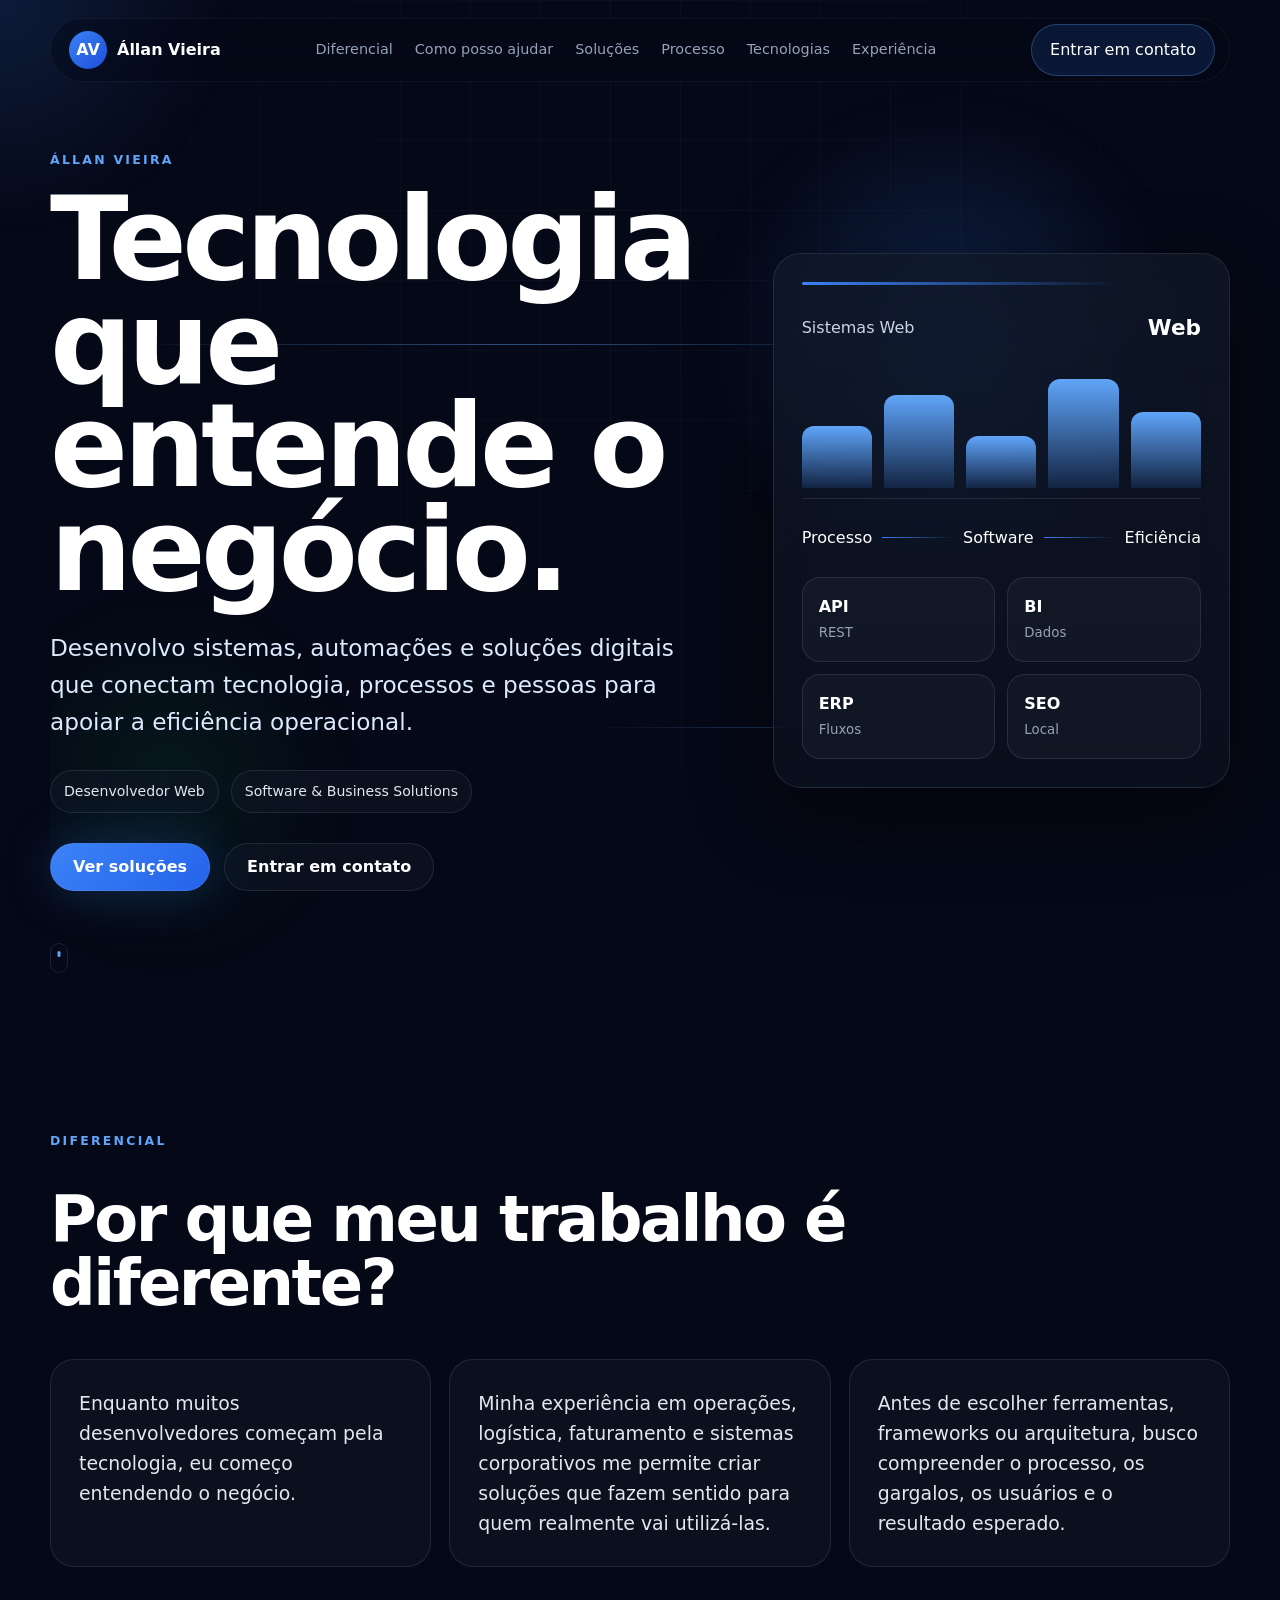
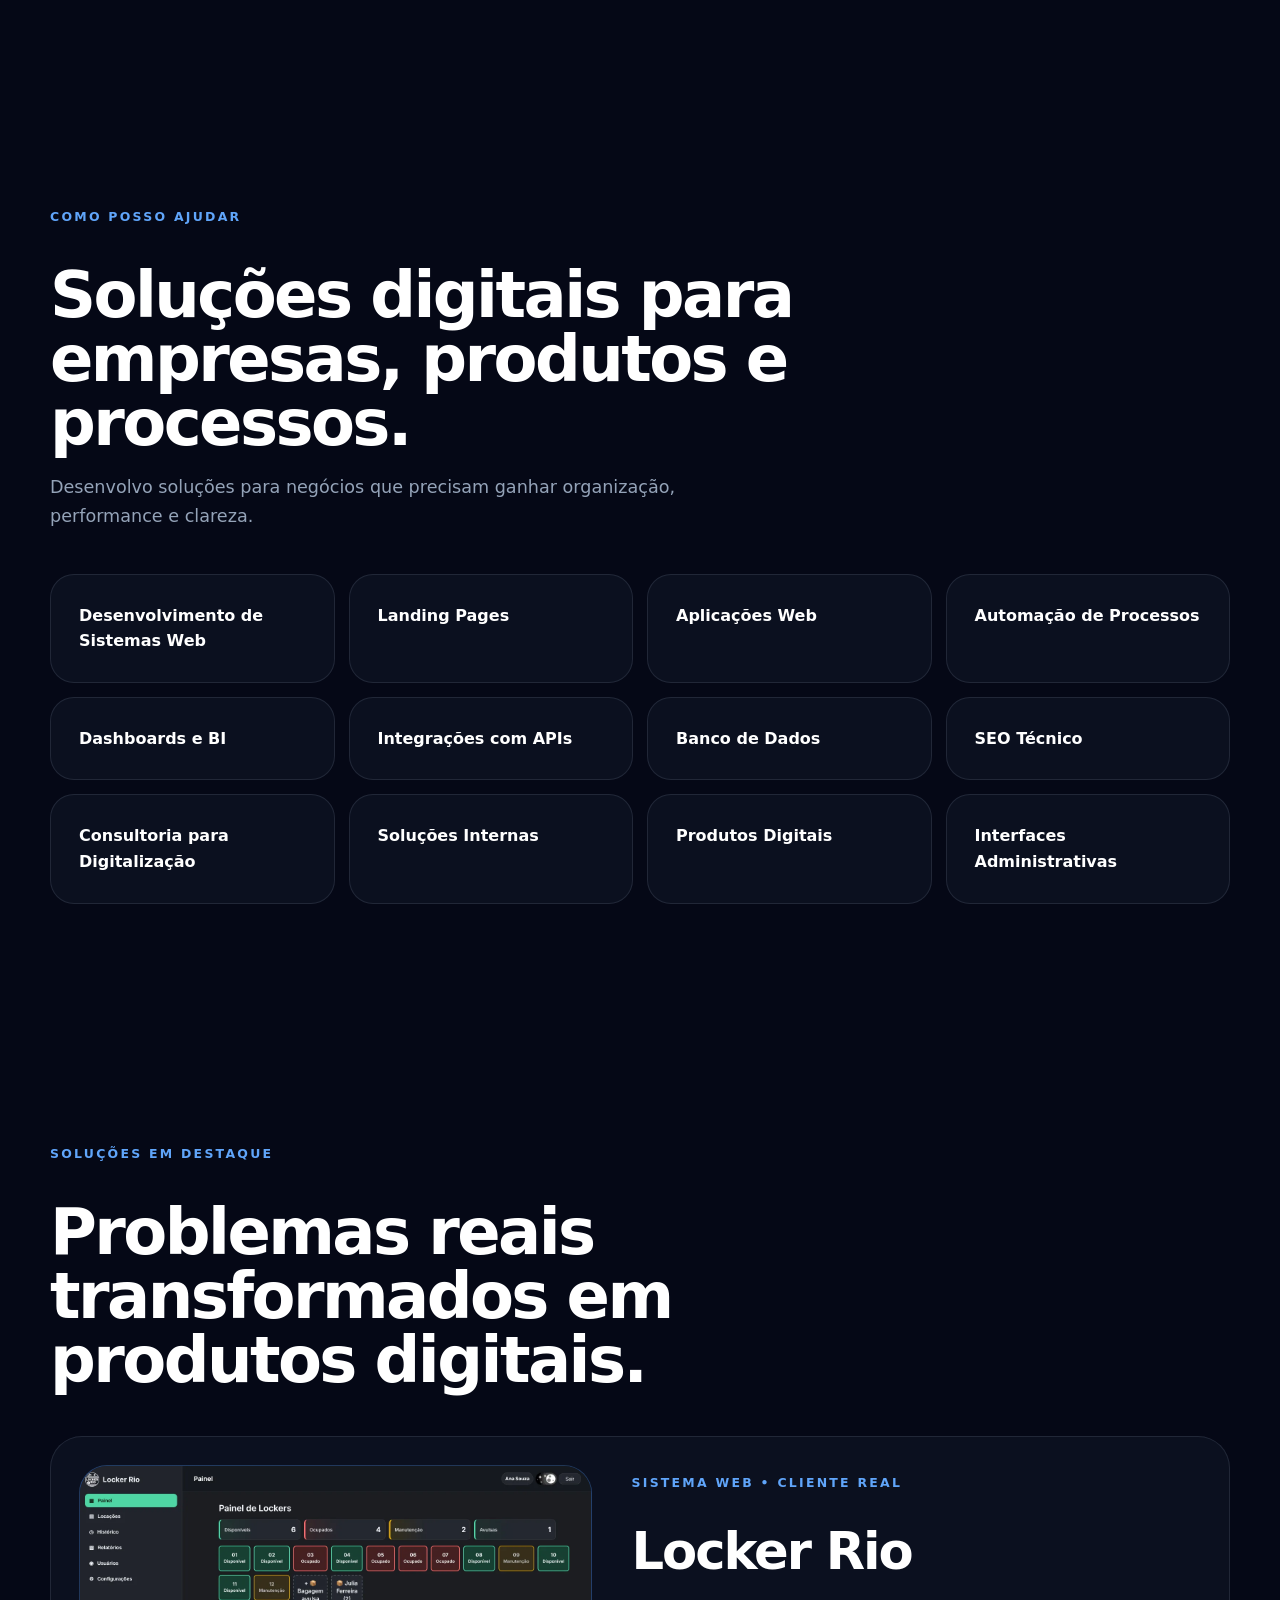
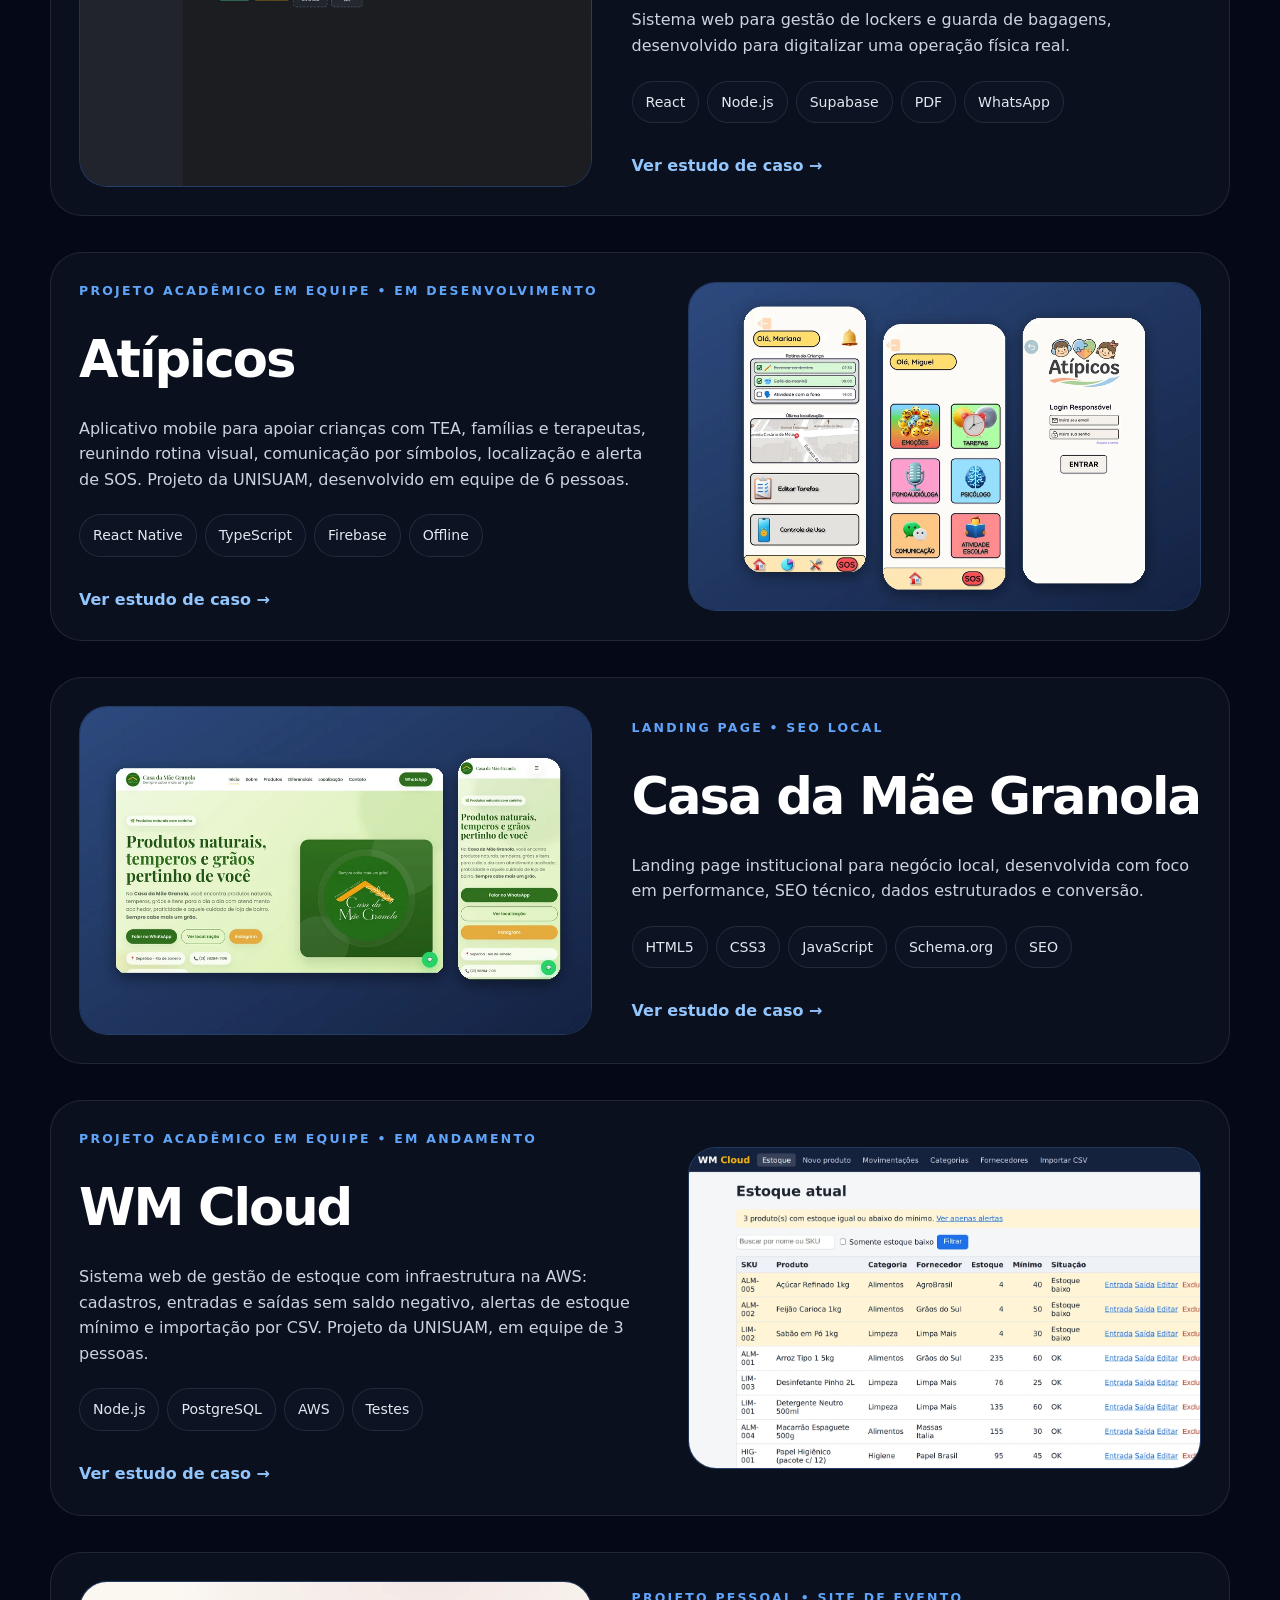
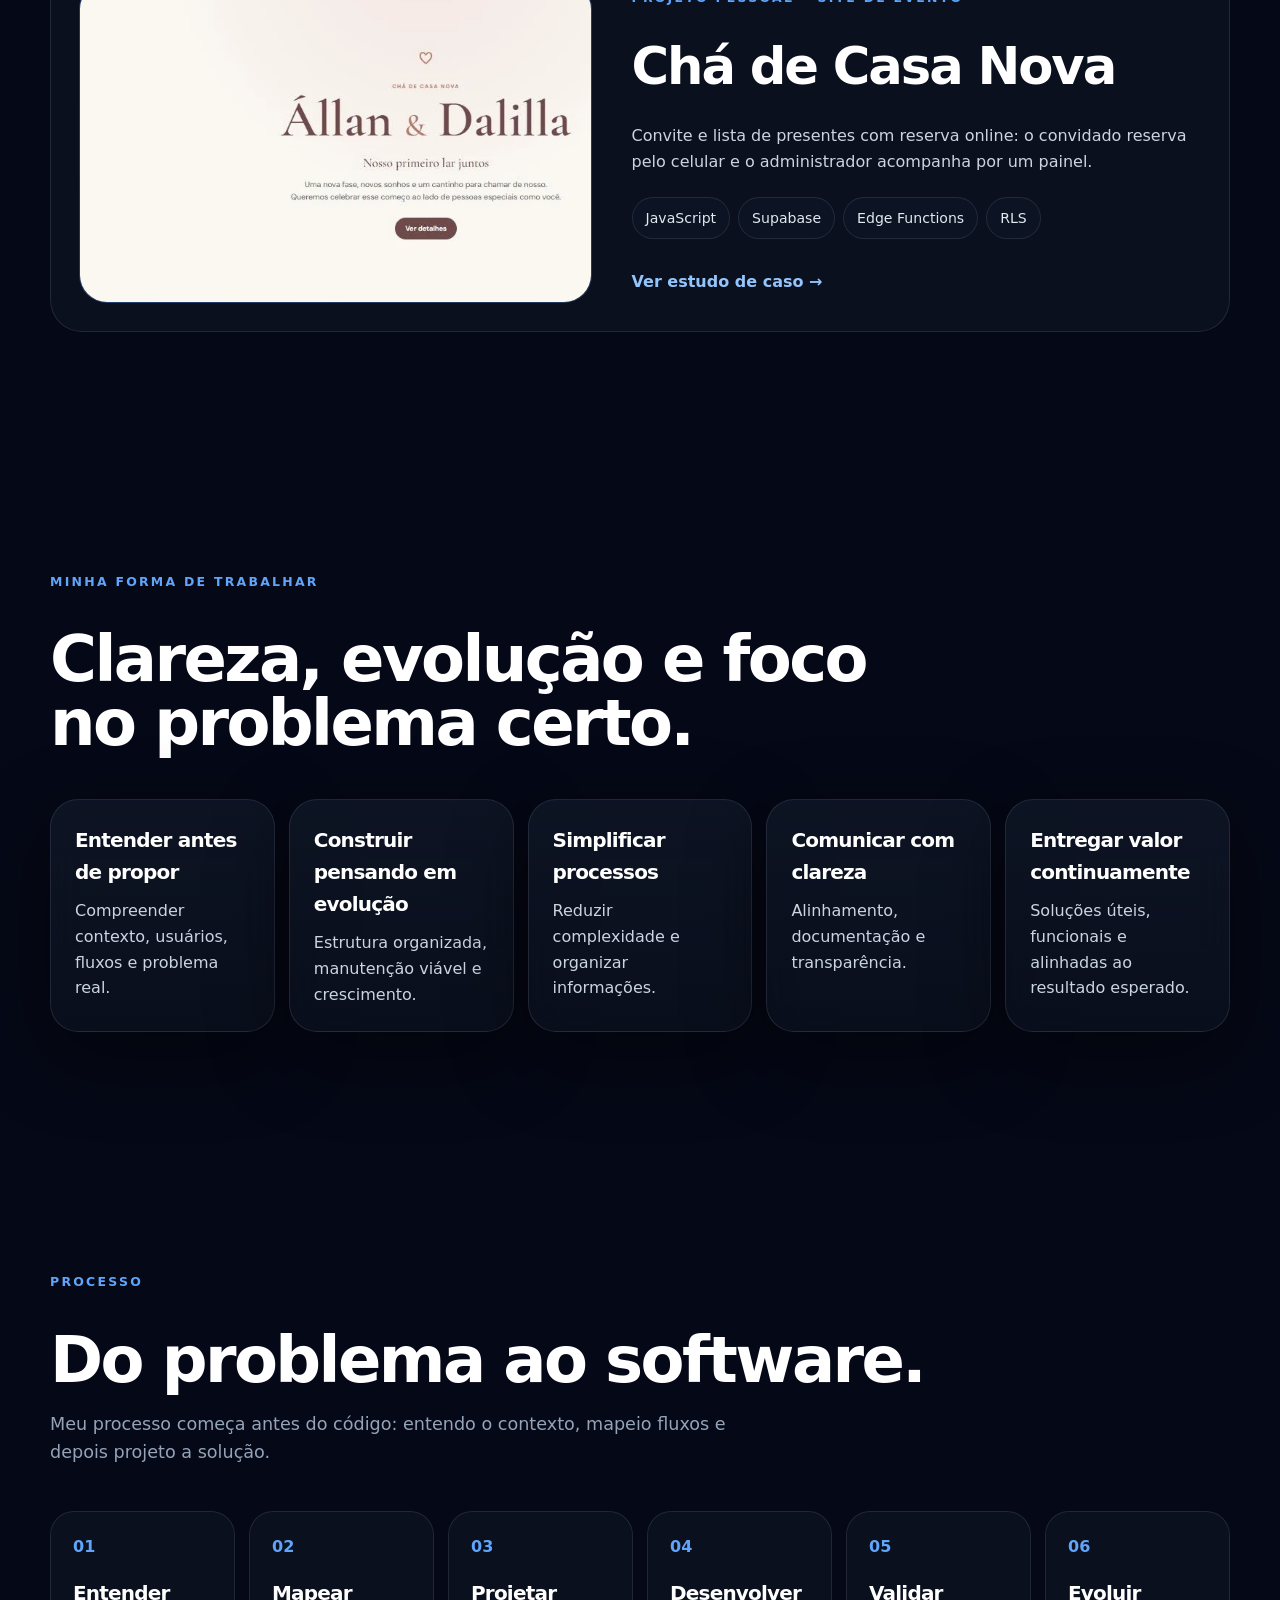
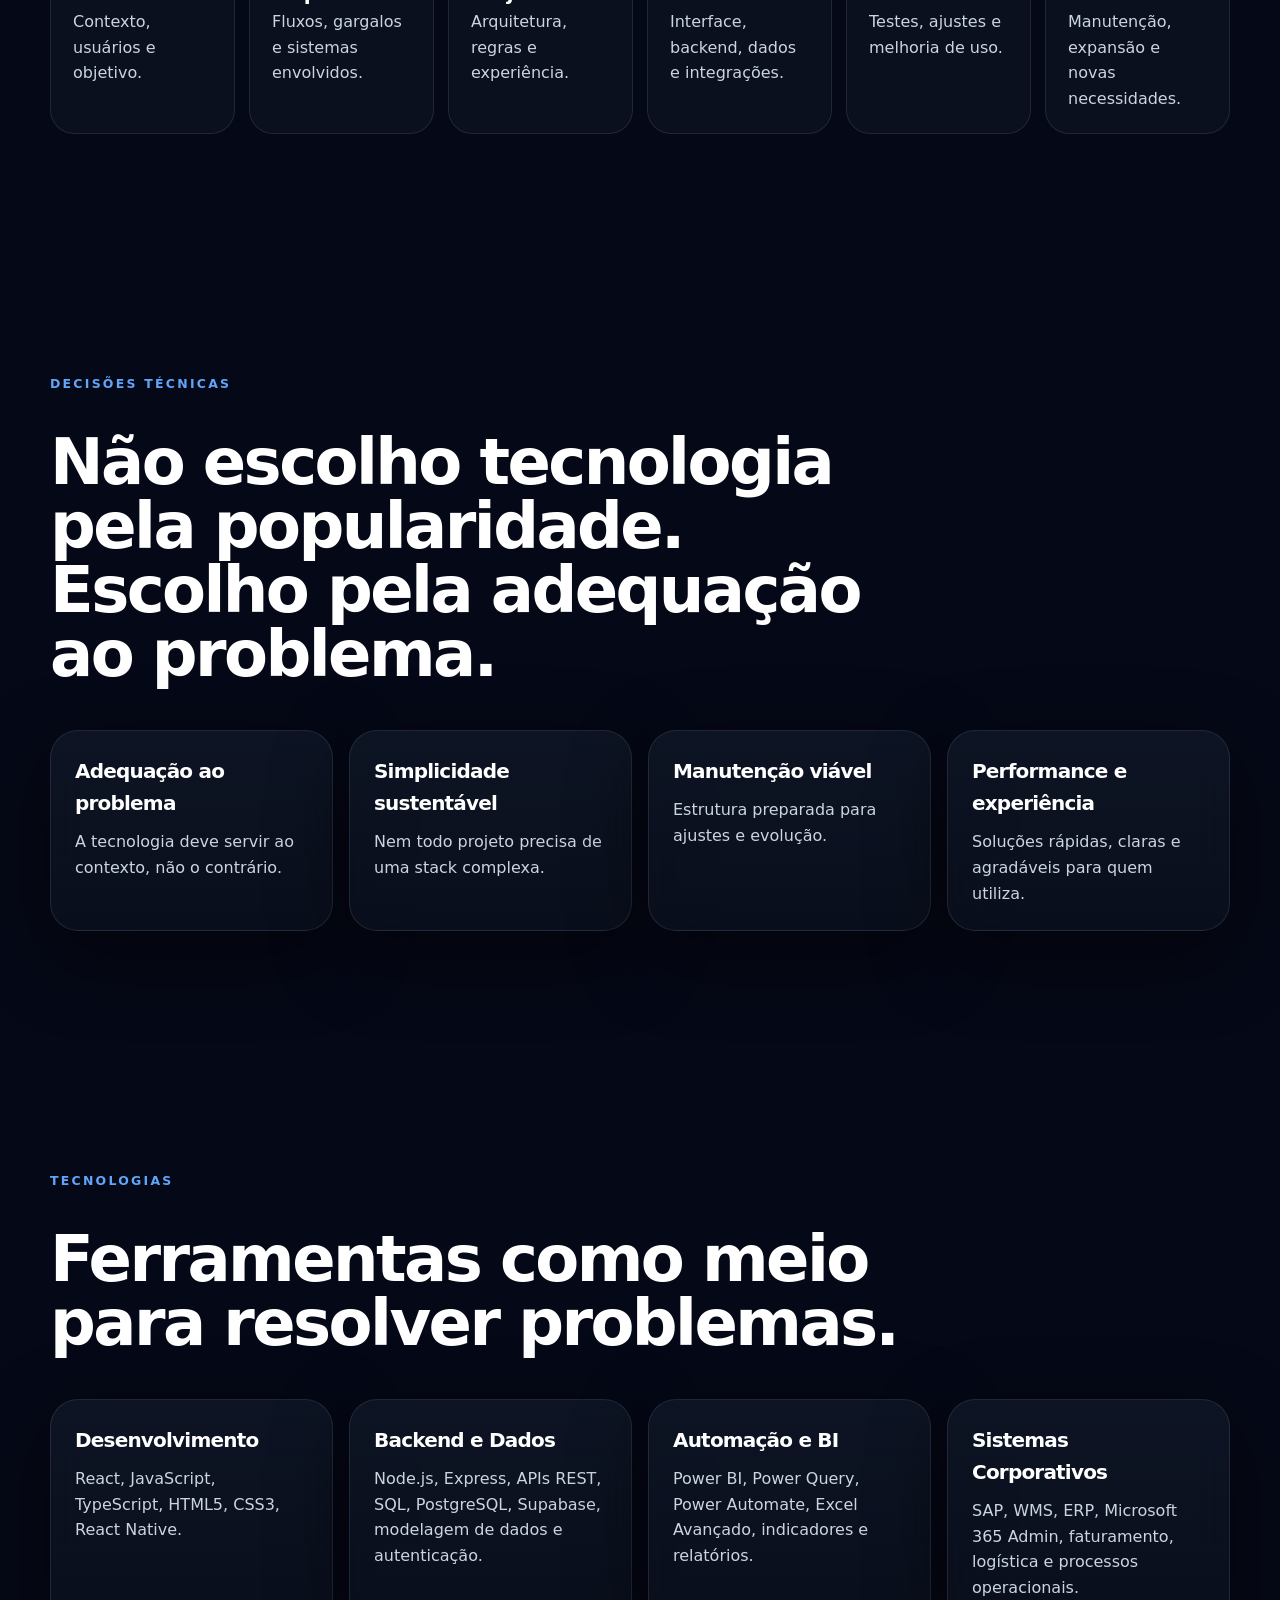
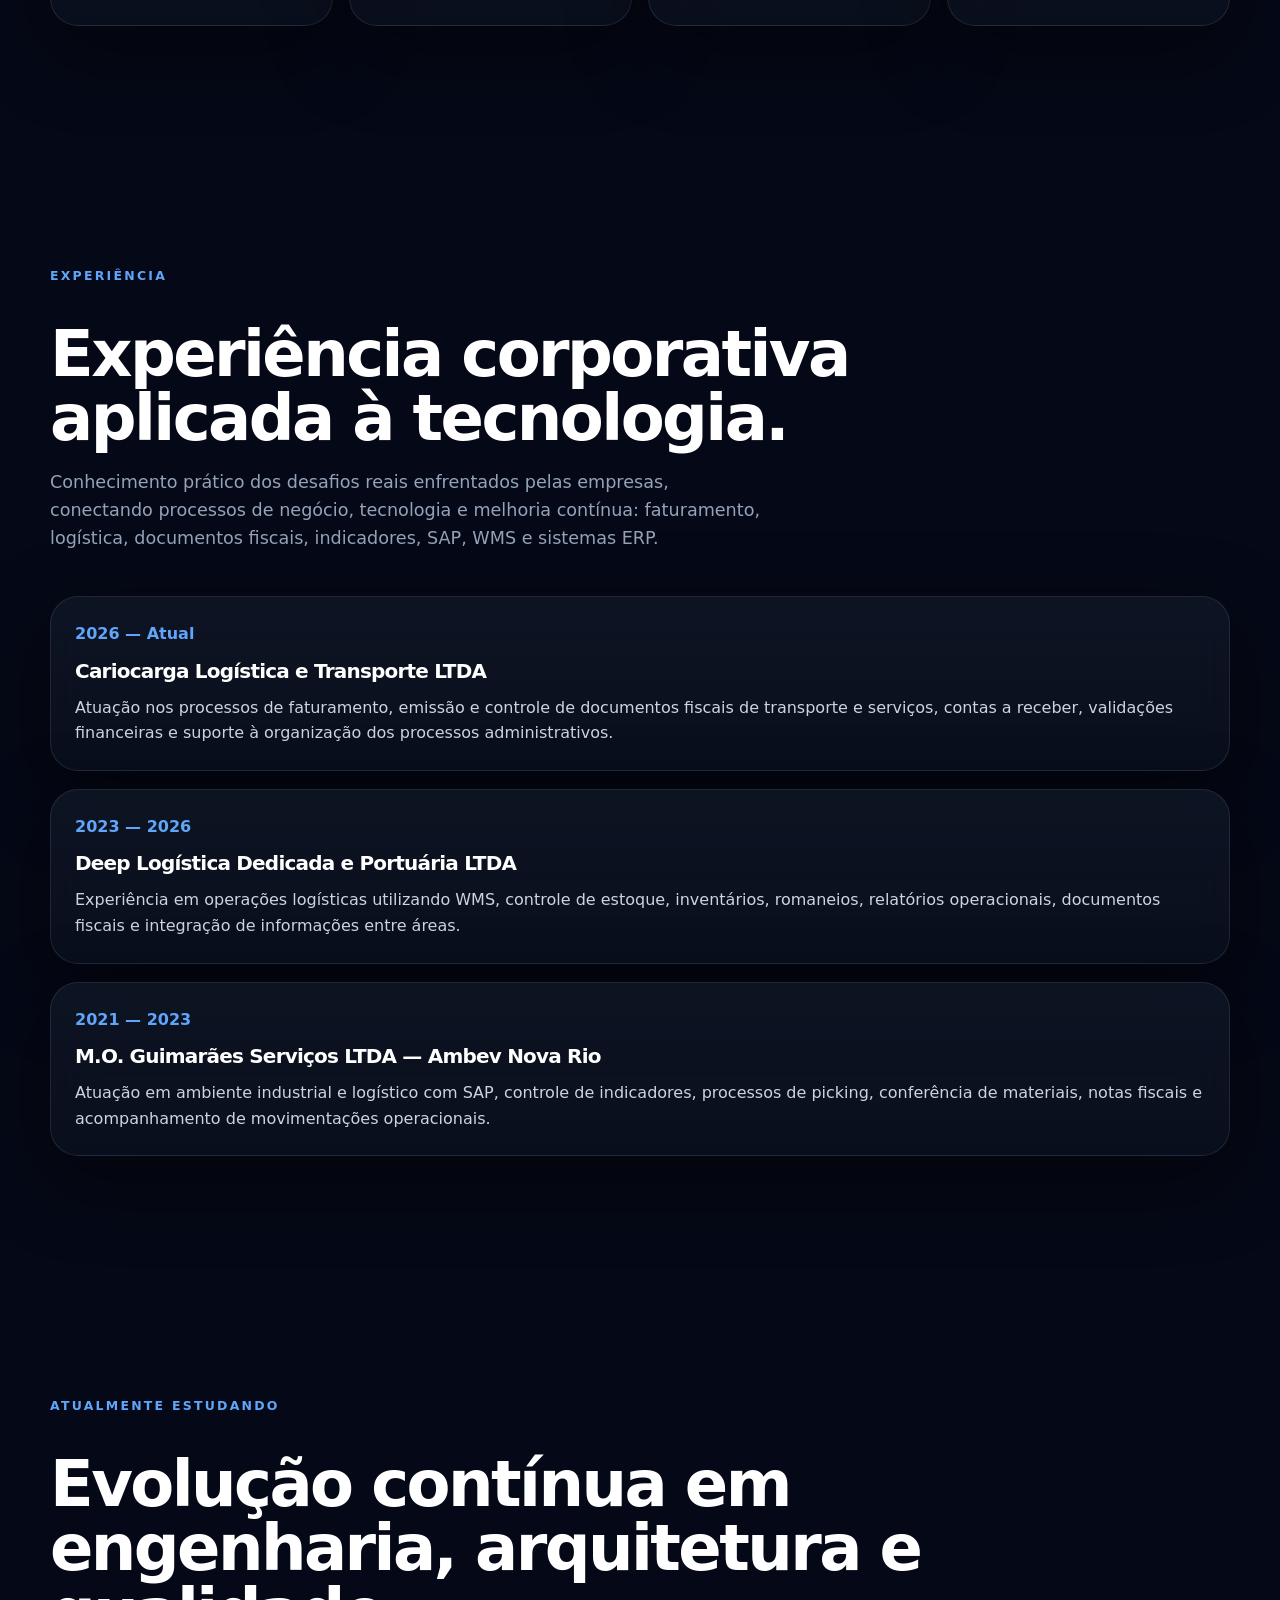
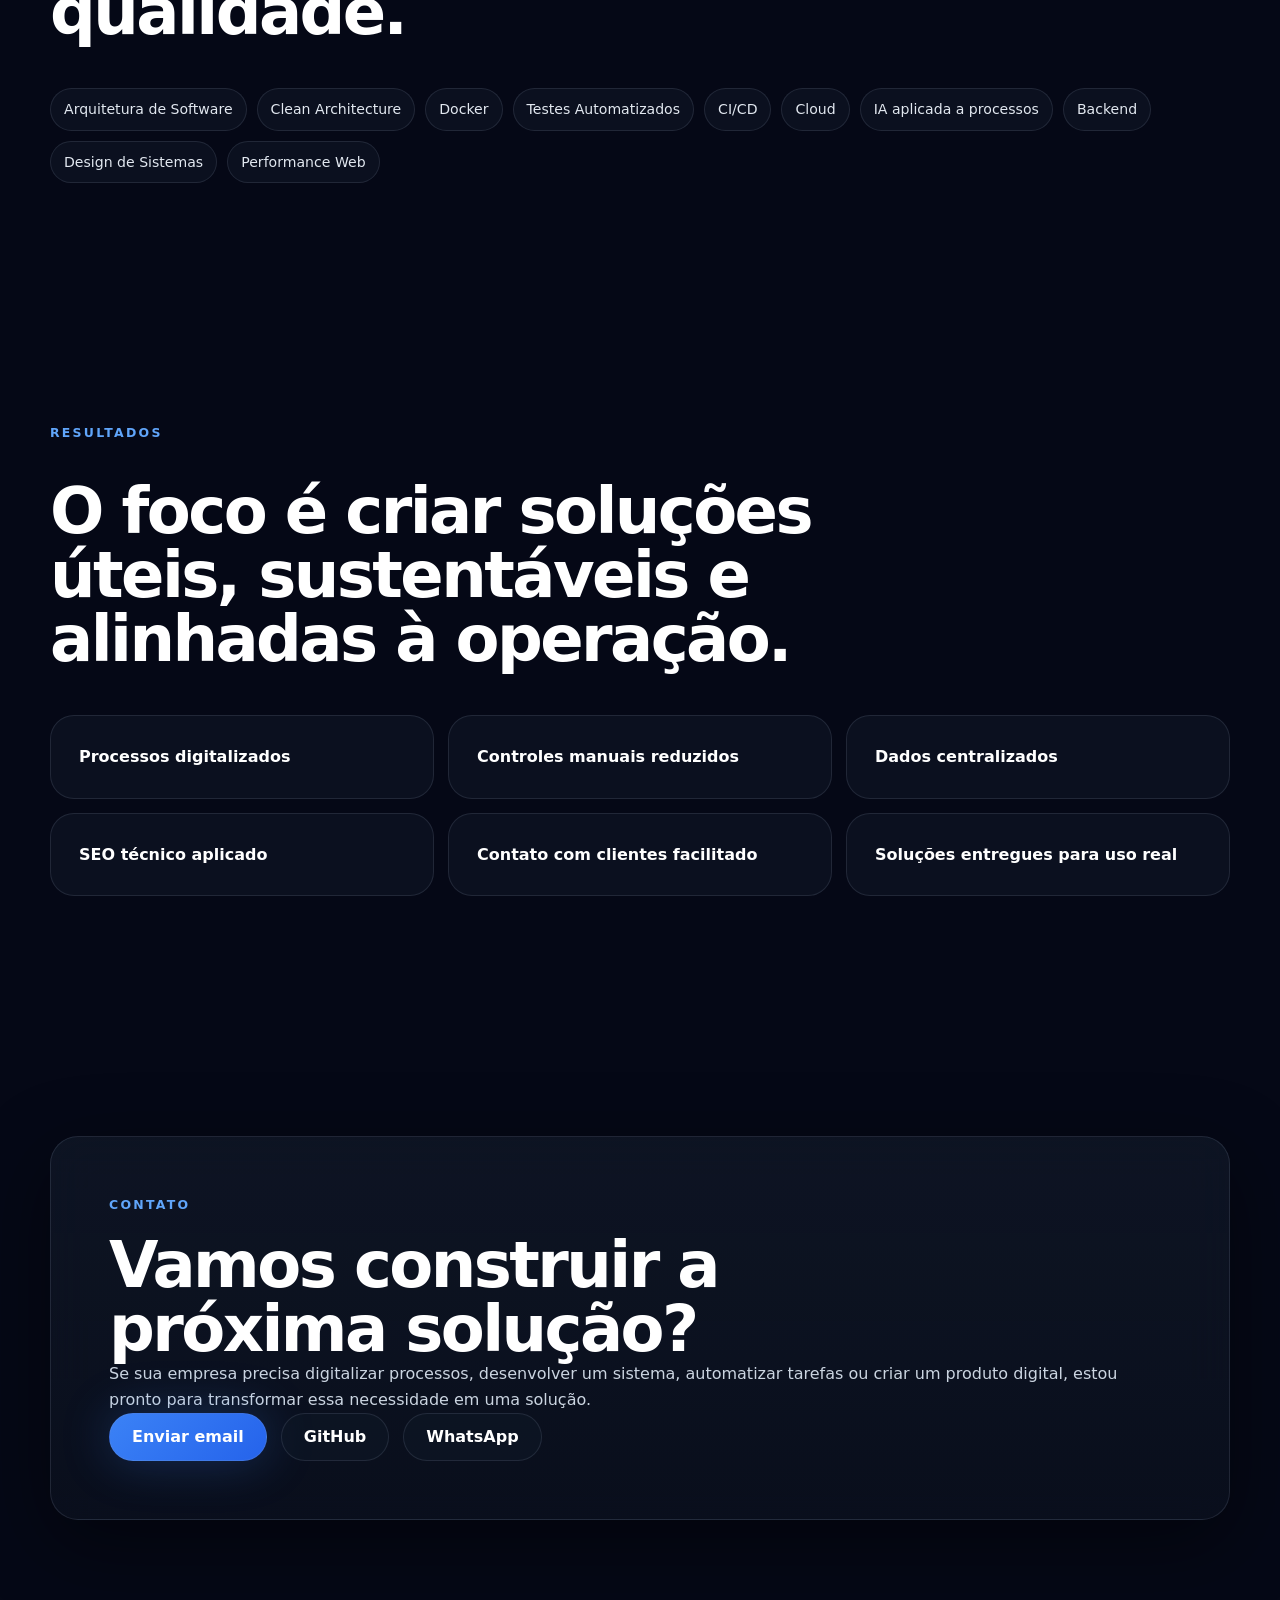
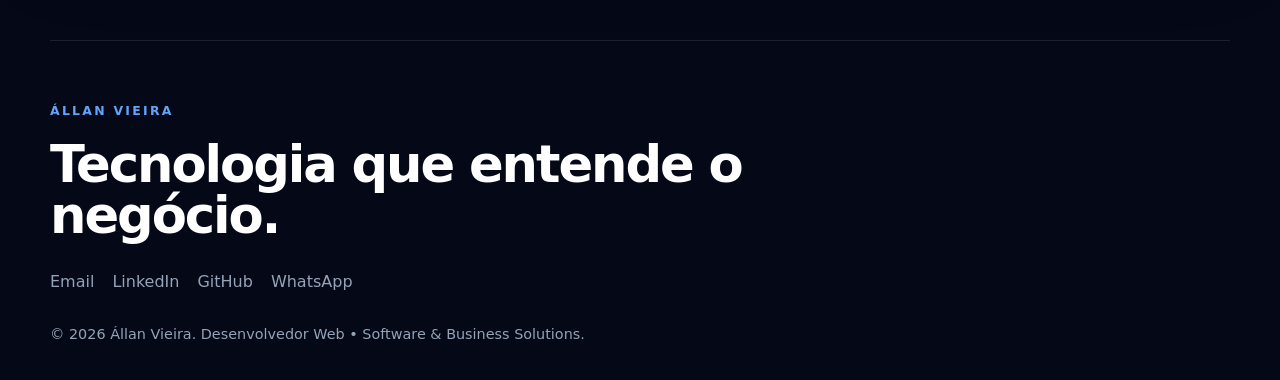
<file: index.html>
<!doctype html><html lang="pt-BR"><head><meta charset="utf-8"><meta name="viewport" content="width=device-width, initial-scale=1"><title>Állan Vieira | Desenvolvedor Web e Soluções para Negócios</title><meta name="description" content="Állan Vieira desenvolve sistemas web, automações e soluções digitais que conectam tecnologia, processos e pessoas. Conheça o Locker Rio, sistema em uso real, e outros projetos."><meta name="author" content="Állan Vieira"><meta name="robots" content="index,follow,max-image-preview:large"><meta name="theme-color" content="#050816"><link rel="canonical" href="https://allanvieira.com/"><meta property="og:type" content="website"><meta property="og:site_name" content="Állan Vieira"><meta property="og:locale" content="pt_BR"><meta property="og:title" content="Állan Vieira | Desenvolvedor Web e Soluções para Negócios"><meta property="og:description" content="Állan Vieira desenvolve sistemas web, automações e soluções digitais que conectam tecnologia, processos e pessoas. Conheça o Locker Rio, sistema em uso real, e outros projetos."><meta property="og:url" content="https://allanvieira.com/"><meta property="og:image" content="https://allanvieira.com/assets/og-image.png"><meta property="og:image:width" content="1200"><meta property="og:image:height" content="630"><meta property="og:image:alt" content="Állan Vieira — Tecnologia que entende o negócio"><meta name="twitter:card" content="summary_large_image"><meta name="twitter:title" content="Állan Vieira | Desenvolvedor Web e Soluções para Negócios"><meta name="twitter:description" content="Állan Vieira desenvolve sistemas web, automações e soluções digitais que conectam tecnologia, processos e pessoas. Conheça o Locker Rio, sistema em uso real, e outros projetos."><meta name="twitter:image" content="https://allanvieira.com/assets/og-image.png"><link rel="icon" href="assets/favicon.svg" type="image/svg+xml"><script type="application/ld+json">{"@context":"https://schema.org","@graph":[{"@type":"WebSite","@id":"https://allanvieira.com/#website","url":"https://allanvieira.com/","name":"Állan Vieira","inLanguage":"pt-BR","publisher":{"@id":"https://allanvieira.com/#person"}},{"@type":"Person","@id":"https://allanvieira.com/#person","name":"Állan Vieira","url":"https://allanvieira.com/","image":"https://allanvieira.com/assets/og-image.png","jobTitle":"Desenvolvedor Web","description":"Desenvolve sistemas web, automações e soluções digitais para negócios, com experiência prévia em faturamento e logística.","email":"mailto:allan@allanvieira.com","address":{"@type":"PostalAddress","addressLocality":"Rio de Janeiro","addressRegion":"RJ","addressCountry":"BR"},"alumniOf":{"@type":"CollegeOrUniversity","name":"UNISUAM"},"knowsAbout":["Desenvolvimento web","React","Node.js","Supabase","PostgreSQL","Automação de processos","Faturamento","Logística"],"sameAs":["https://github.com/VieiraAllan","https://www.linkedin.com/in/allanrvieira"]}]}</script><link rel="alternate" type="text/plain" href="/llms.txt" title="llms.txt"><link rel="stylesheet" href="assets/css/styles.css"></head><body><div class="noise"></div><div class="cursor-glow" data-cursor-glow></div><header class="site-header" data-header><a class="brand" href="index.html#home"><span class="brand-mark">AV</span><span class="brand-text">Állan Vieira</span></a><nav class="desktop-nav"><a href="index.html#diferencial">Diferencial</a><a href="index.html#ajuda">Como posso ajudar</a><a href="index.html#solucoes">Soluções</a><a href="index.html#processo">Processo</a><a href="index.html#tecnologias">Tecnologias</a><a href="index.html#experiencia">Experiência</a></nav><a class="nav-cta" href="index.html#contato">Entrar em contato</a><button class="menu-button" data-menu-button aria-label="Abrir menu"><span></span><span></span><span></span></button></header><div class="mobile-menu" data-mobile-menu><a href="index.html#diferencial">Diferencial</a><a href="index.html#ajuda">Como posso ajudar</a><a href="index.html#solucoes">Soluções</a><a href="index.html#processo">Processo</a><a href="index.html#tecnologias">Tecnologias</a><a href="index.html#experiencia">Experiência</a><a href="index.html#contato">Contato</a></div><main><section class="hero section" id="home"><div class="hero-bg"><span class="orb orb-one"></span><span class="orb orb-two"></span><span class="grid-lines"></span><span class="flow-line flow-a"></span><span class="flow-line flow-b"></span></div><div class="hero-content reveal"><p class="eyebrow">Állan Vieira</p><h1>Tecnologia que entende o negócio.</h1><p class="hero-lead">Desenvolvo sistemas, automações e soluções digitais que conectam tecnologia, processos e pessoas para apoiar a eficiência operacional.</p><div class="role-stack"><span>Desenvolvedor Web</span><span>Software & Business Solutions</span></div><div class="hero-actions"><a class="button primary" href="#solucoes">Ver soluções</a><a class="button secondary" href="#contato">Entrar em contato</a></div></div><aside class="hero-panel reveal"><div class="panel-topline"></div><div class="metric-row"><span>Sistemas Web</span><strong>Web</strong></div><div class="mini-chart"><span style="height:52%"></span><span style="height:78%"></span><span style="height:44%"></span><span style="height:92%"></span><span style="height:64%"></span></div><div class="pipeline"><span>Processo</span><i></i><span>Software</span><i></i><span>Eficiência</span></div><div class="dashboard-grid"><div><strong>API</strong><small>REST</small></div><div><strong>BI</strong><small>Dados</small></div><div><strong>ERP</strong><small>Fluxos</small></div><div><strong>SEO</strong><small>Local</small></div></div></aside><div class="scroll-indicator"><span></span></div></section><section class="section difference" id="diferencial"><div class="section-heading reveal"><p class="eyebrow">Diferencial</p><h2>Por que meu trabalho é diferente?</h2></div><div class="difference-grid reveal"><p>Enquanto muitos desenvolvedores começam pela tecnologia, eu começo entendendo o negócio.</p><p>Minha experiência em operações, logística, faturamento e sistemas corporativos me permite criar soluções que fazem sentido para quem realmente vai utilizá-las.</p><p>Antes de escolher ferramentas, frameworks ou arquitetura, busco compreender o processo, os gargalos, os usuários e o resultado esperado.</p></div></section><section class="section" id="ajuda"><div class="section-heading reveal"><p class="eyebrow">Como posso ajudar</p><h2>Soluções digitais para empresas, produtos e processos.</h2><p>Desenvolvo soluções para negócios que precisam ganhar organização, performance e clareza.</p></div><div class="services-grid reveal"><article>Desenvolvimento de Sistemas Web</article><article>Landing Pages</article><article>Aplicações Web</article><article>Automação de Processos</article><article>Dashboards e BI</article><article>Integrações com APIs</article><article>Banco de Dados</article><article>SEO Técnico</article><article>Consultoria para Digitalização</article><article>Soluções Internas</article><article>Produtos Digitais</article><article>Interfaces Administrativas</article></div></section><section class="section" id="solucoes"><div class="section-heading reveal"><p class="eyebrow">Soluções em destaque</p><h2>Problemas reais transformados em produtos digitais.</h2></div><div class="solutions-list"><article class="solution-card reveal"><a class="solution-visual shot-visual" href="cases/locker-rio.html" aria-label="Ver estudo de caso do Locker Rio"><img src="assets/screenshots/locker-rio/painel-dark.webp" alt="Painel do Locker Rio com a grade de lockers disponíveis, ocupados e em manutenção" width="1440" height="900" loading="lazy"></a><div><p class="eyebrow">Sistema Web • Cliente real</p><h3>Locker Rio</h3><p>Sistema web para gestão de lockers e guarda de bagagens, desenvolvido para digitalizar uma operação física real.</p><div class="badges"><span>React</span><span>Node.js</span><span>Supabase</span><span>PDF</span><span>WhatsApp</span></div><a class="text-link" href="cases/locker-rio.html">Ver estudo de caso →</a></div></article><article class="solution-card reverse reveal"><a class="solution-visual shot-visual" href="cases/atipicos.html" aria-label="Ver estudo de caso do Atípicos"><img src="assets/screenshots/atipicos/destaque.webp" alt="Telas do aplicativo Atípicos: início do responsável com rotina e localização da criança, início da criança com atividades e tela de login do responsável" width="1000" height="640" loading="lazy"></a><div><p class="eyebrow">Projeto acadêmico em equipe • Em desenvolvimento</p><h3>Atípicos</h3><p>Aplicativo mobile para apoiar crianças com TEA, famílias e terapeutas, reunindo rotina visual, comunicação por símbolos, localização e alerta de SOS. Projeto da UNISUAM, desenvolvido em equipe de 6 pessoas.</p><div class="badges"><span>React Native</span><span>TypeScript</span><span>Firebase</span><span>Offline</span></div><a class="text-link" href="cases/atipicos.html">Ver estudo de caso →</a></div></article><article class="solution-card reveal"><a class="solution-visual shot-visual" href="cases/casa-mae-granola.html" aria-label="Ver estudo de caso da Casa da Mãe Granola"><img src="assets/screenshots/casa-mae-granola/destaque.webp" alt="Site da Casa da Mãe Granola em computador e em celular, com título sobre produtos naturais, temperos e grãos e botões de WhatsApp e Instagram" width="1000" height="640" loading="lazy"></a><div><p class="eyebrow">Landing Page • SEO local</p><h3>Casa da Mãe Granola</h3><p>Landing page institucional para negócio local, desenvolvida com foco em performance, SEO técnico, dados estruturados e conversão.</p><div class="badges"><span>HTML5</span><span>CSS3</span><span>JavaScript</span><span>Schema.org</span><span>SEO</span></div><a class="text-link" href="cases/casa-mae-granola.html">Ver estudo de caso →</a></div></article><article class="solution-card reverse reveal"><a class="solution-visual shot-visual" href="cases/wm-cloud.html"><img src="assets/screenshots/wm-cloud/estoque-atual.webp" alt="Tela de estoque atual do WM Cloud, com alerta de estoque baixo" width="1600" height="900" loading="lazy"></a><div><p class="eyebrow">Projeto acadêmico em equipe • Em andamento</p><h3>WM Cloud</h3><p>Sistema web de gestão de estoque com infraestrutura na AWS: cadastros, entradas e saídas sem saldo negativo, alertas de estoque mínimo e importação por CSV. Projeto da UNISUAM, em equipe de 3 pessoas.</p><div class="badges"><span>Node.js</span><span>PostgreSQL</span><span>AWS</span><span>Testes</span></div><a class="text-link" href="cases/wm-cloud.html">Ver estudo de caso →</a></div></article><article class="solution-card reveal"><a class="solution-visual shot-visual" href="cases/cha-de-casa-nova.html"><img src="assets/screenshots/cha-de-casa-nova/destaque.webp" alt="Página inicial do site do Chá de Casa Nova" width="950" height="440" loading="lazy"></a><div><p class="eyebrow">Projeto pessoal • Site de evento</p><h3>Chá de Casa Nova</h3><p>Convite e lista de presentes com reserva online: o convidado reserva pelo celular e o administrador acompanha por um painel.</p><div class="badges"><span>JavaScript</span><span>Supabase</span><span>Edge Functions</span><span>RLS</span></div><a class="text-link" href="cases/cha-de-casa-nova.html">Ver estudo de caso →</a></div></article></div></section><section class="section" id="forma"><div class="section-heading reveal"><p class="eyebrow">Minha forma de trabalhar</p><h2>Clareza, evolução e foco no problema certo.</h2></div><div class="cards-five reveal"><article><h3>Entender antes de propor</h3><p>Compreender contexto, usuários, fluxos e problema real.</p></article><article><h3>Construir pensando em evolução</h3><p>Estrutura organizada, manutenção viável e crescimento.</p></article><article><h3>Simplificar processos</h3><p>Reduzir complexidade e organizar informações.</p></article><article><h3>Comunicar com clareza</h3><p>Alinhamento, documentação e transparência.</p></article><article><h3>Entregar valor continuamente</h3><p>Soluções úteis, funcionais e alinhadas ao resultado esperado.</p></article></div></section><section class="section" id="processo"><div class="section-heading reveal"><p class="eyebrow">Processo</p><h2>Do problema ao software.</h2><p>Meu processo começa antes do código: entendo o contexto, mapeio fluxos e depois projeto a solução.</p></div><div class="process-line reveal"><article><span>01</span><h3>Entender</h3><p>Contexto, usuários e objetivo.</p></article><article><span>02</span><h3>Mapear</h3><p>Fluxos, gargalos e sistemas envolvidos.</p></article><article><span>03</span><h3>Projetar</h3><p>Arquitetura, regras e experiência.</p></article><article><span>04</span><h3>Desenvolver</h3><p>Interface, backend, dados e integrações.</p></article><article><span>05</span><h3>Validar</h3><p>Testes, ajustes e melhoria de uso.</p></article><article><span>06</span><h3>Evoluir</h3><p>Manutenção, expansão e novas necessidades.</p></article></div></section><section class="section technical-decisions" id="decisoes"><div class="section-heading reveal"><p class="eyebrow">Decisões técnicas</p><h2>Não escolho tecnologia pela popularidade. Escolho pela adequação ao problema.</h2></div><div class="decision-grid reveal"><article><h3>Adequação ao problema</h3><p>A tecnologia deve servir ao contexto, não o contrário.</p></article><article><h3>Simplicidade sustentável</h3><p>Nem todo projeto precisa de uma stack complexa.</p></article><article><h3>Manutenção viável</h3><p>Estrutura preparada para ajustes e evolução.</p></article><article><h3>Performance e experiência</h3><p>Soluções rápidas, claras e agradáveis para quem utiliza.</p></article></div></section><section class="section" id="tecnologias"><div class="section-heading reveal"><p class="eyebrow">Tecnologias</p><h2>Ferramentas como meio para resolver problemas.</h2></div><div class="tech-grid reveal"><article><h3>Desenvolvimento</h3><p>React, JavaScript, TypeScript, HTML5, CSS3, React Native.</p></article><article><h3>Backend e Dados</h3><p>Node.js, Express, APIs REST, SQL, PostgreSQL, Supabase, modelagem de dados e autenticação.</p></article><article><h3>Automação e BI</h3><p>Power BI, Power Query, Power Automate, Excel Avançado, indicadores e relatórios.</p></article><article><h3>Sistemas Corporativos</h3><p>SAP, WMS, ERP, Microsoft 365 Admin, faturamento, logística e processos operacionais.</p></article></div></section><section class="section" id="experiencia"><div class="section-heading reveal"><p class="eyebrow">Experiência</p><h2>Experiência corporativa aplicada à tecnologia.</h2><p>Conhecimento prático dos desafios reais enfrentados pelas empresas, conectando processos de negócio, tecnologia e melhoria contínua: faturamento, logística, documentos fiscais, indicadores, SAP, WMS e sistemas ERP.</p></div><div class="timeline reveal"><article><span>2026 — Atual</span><h3>Cariocarga Logística e Transporte LTDA</h3><p>Atuação nos processos de faturamento, emissão e controle de documentos fiscais de transporte e serviços, contas a receber, validações financeiras e suporte à organização dos processos administrativos.</p></article><article><span>2023 — 2026</span><h3>Deep Logística Dedicada e Portuária LTDA</h3><p>Experiência em operações logísticas utilizando WMS, controle de estoque, inventários, romaneios, relatórios operacionais, documentos fiscais e integração de informações entre áreas.</p></article><article><span>2021 — 2023</span><h3>M.O. Guimarães Serviços LTDA — Ambev Nova Rio</h3><p>Atuação em ambiente industrial e logístico com SAP, controle de indicadores, processos de picking, conferência de materiais, notas fiscais e acompanhamento de movimentações operacionais.</p></article></div></section><section class="section" id="estudos"><div class="section-heading reveal"><p class="eyebrow">Atualmente estudando</p><h2>Evolução contínua em engenharia, arquitetura e qualidade.</h2></div><div class="study-cloud reveal"><span>Arquitetura de Software</span><span>Clean Architecture</span><span>Docker</span><span>Testes Automatizados</span><span>CI/CD</span><span>Cloud</span><span>IA aplicada a processos</span><span>Backend</span><span>Design de Sistemas</span><span>Performance Web</span></div></section><section class="section results" id="resultados"><div class="section-heading reveal"><p class="eyebrow">Resultados</p><h2>O foco é criar soluções úteis, sustentáveis e alinhadas à operação.</h2></div><div class="results-grid reveal"><article>Processos digitalizados</article><article>Controles manuais reduzidos</article><article>Dados centralizados</article><article>SEO técnico aplicado</article><article>Contato com clientes facilitado</article><article>Soluções entregues para uso real</article></div></section><section class="section contact" id="contato"><div class="contact-card reveal"><p class="eyebrow">Contato</p><h2>Vamos construir a próxima solução?</h2><p>Se sua empresa precisa digitalizar processos, desenvolver um sistema, automatizar tarefas ou criar um produto digital, estou pronto para transformar essa necessidade em uma solução.</p><div class="hero-actions"><a class="button primary" href="mailto:allan@allanvieira.com">Enviar email</a><a class="button secondary" href="https://github.com/VieiraAllan/" target="_blank" rel="noreferrer">GitHub</a><a class="button secondary" href="https://wa.me/5521992278409" target="_blank" rel="noreferrer">WhatsApp</a></div></div></section></main><footer class="footer"><div><p class="eyebrow">Állan Vieira</p><h2>Tecnologia que entende o negócio.</h2></div><div class="footer-links"><a href="mailto:allan@allanvieira.com">Email</a><a href="https://www.linkedin.com/in/allanrvieira" target="_blank" rel="noreferrer">LinkedIn</a><a href="https://github.com/VieiraAllan/" target="_blank" rel="noreferrer">GitHub</a><a href="https://wa.me/5521992278409" target="_blank" rel="noreferrer">WhatsApp</a></div><p class="copyright">© <span data-year></span> Állan Vieira. Desenvolvedor Web • Software & Business Solutions.</p></footer><script src="assets/js/main.js"></script></body></html>
</file>
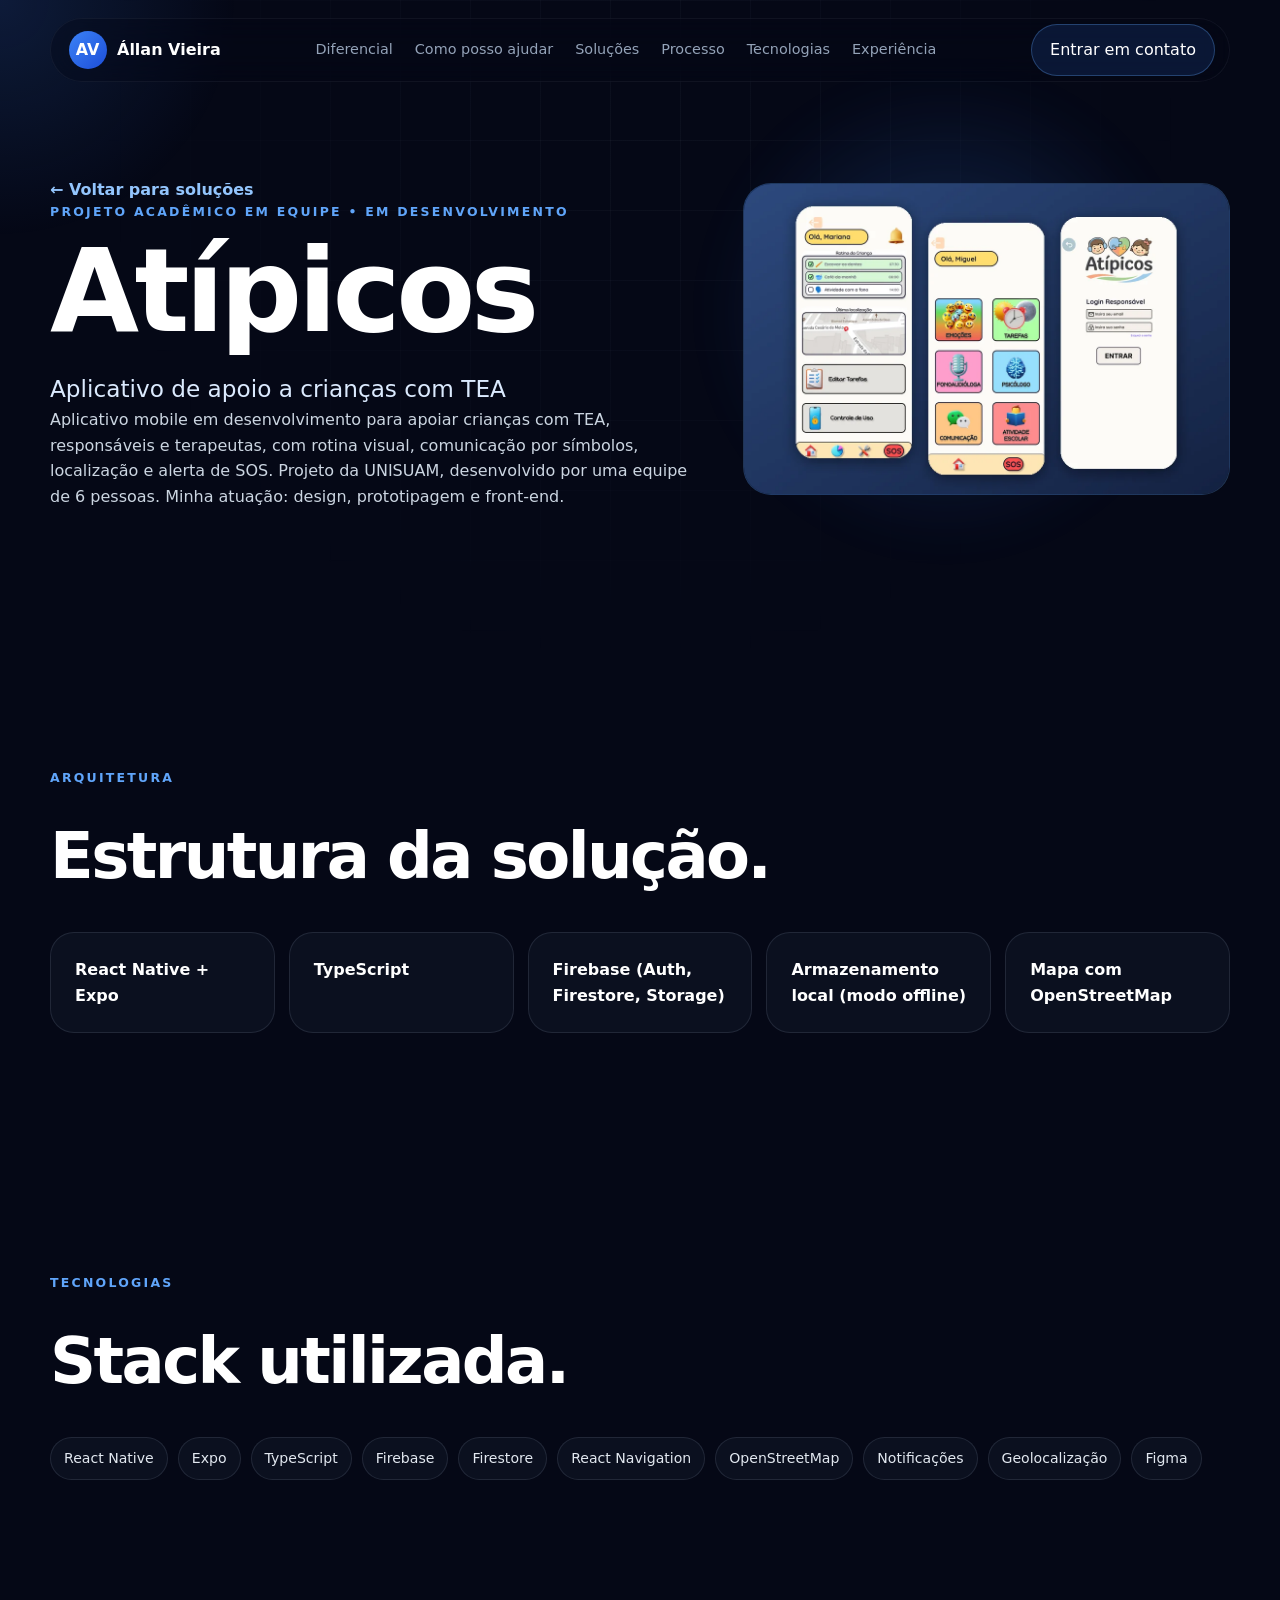
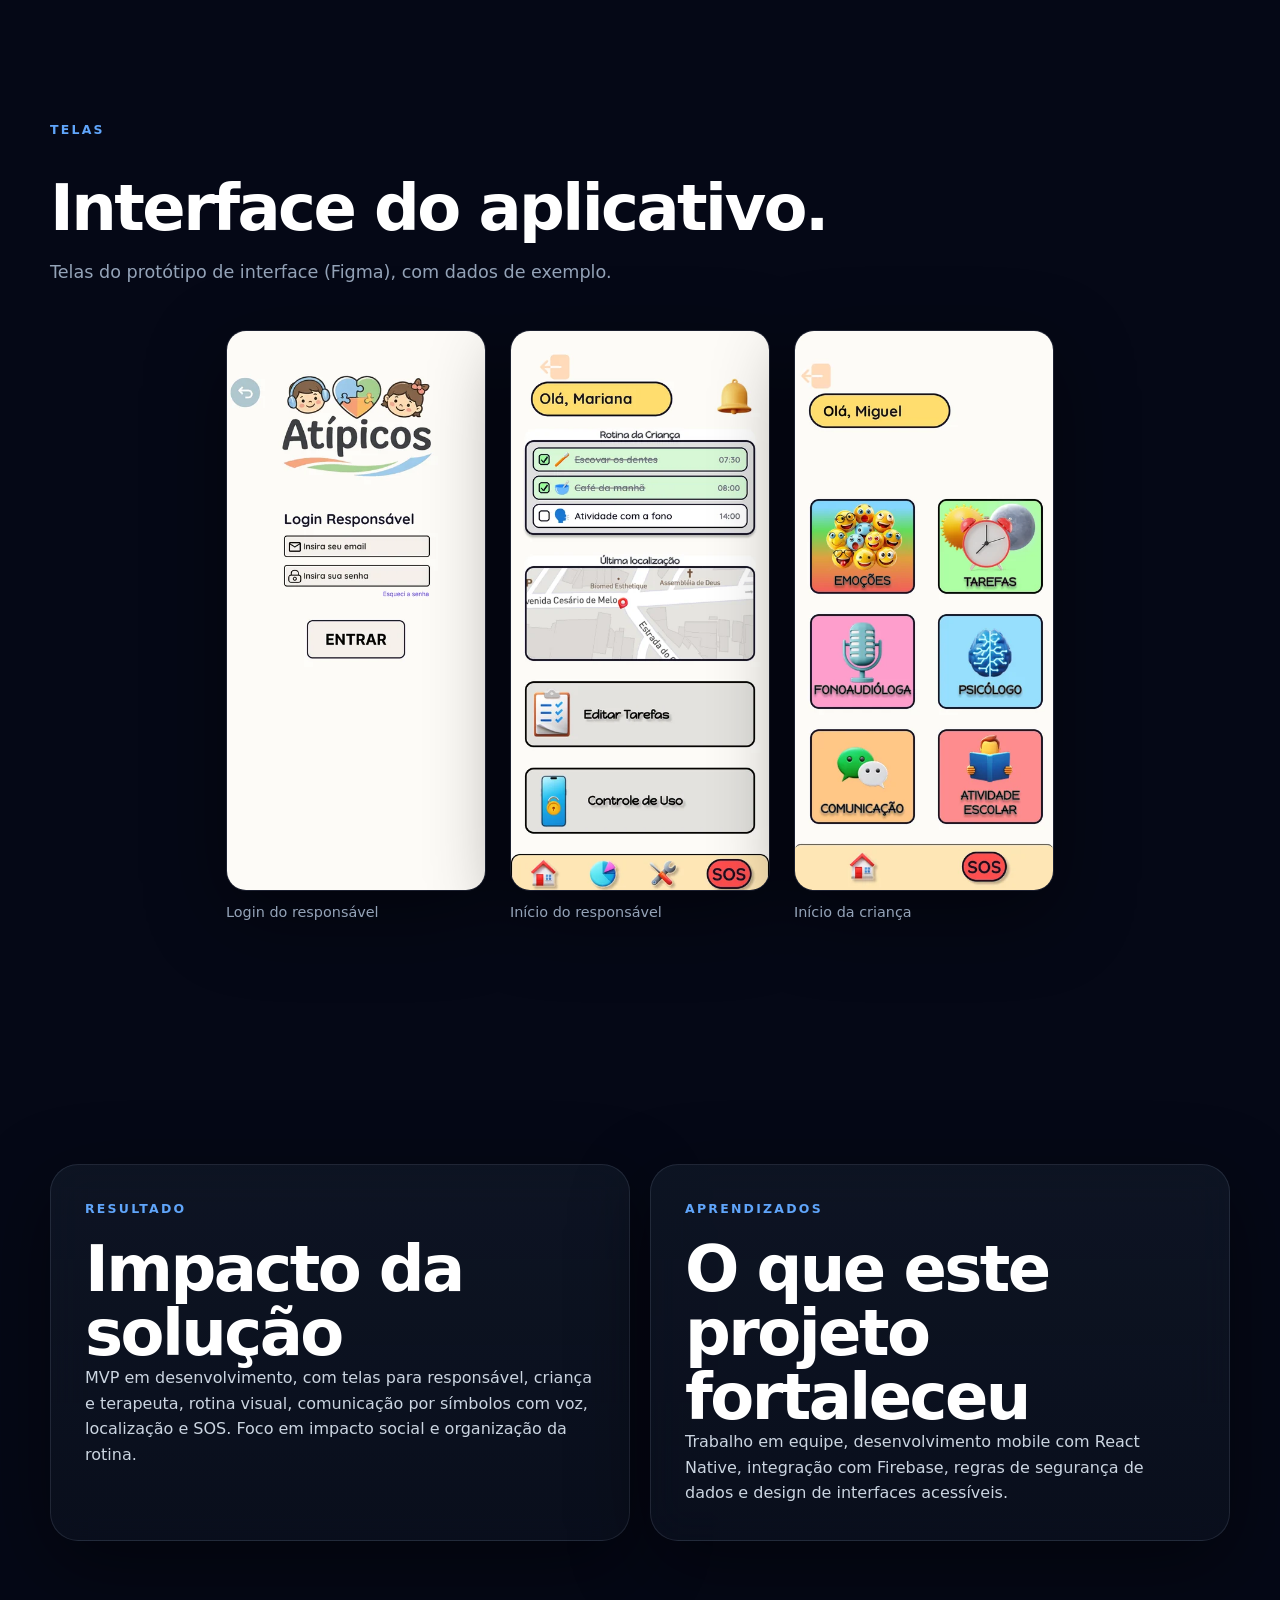
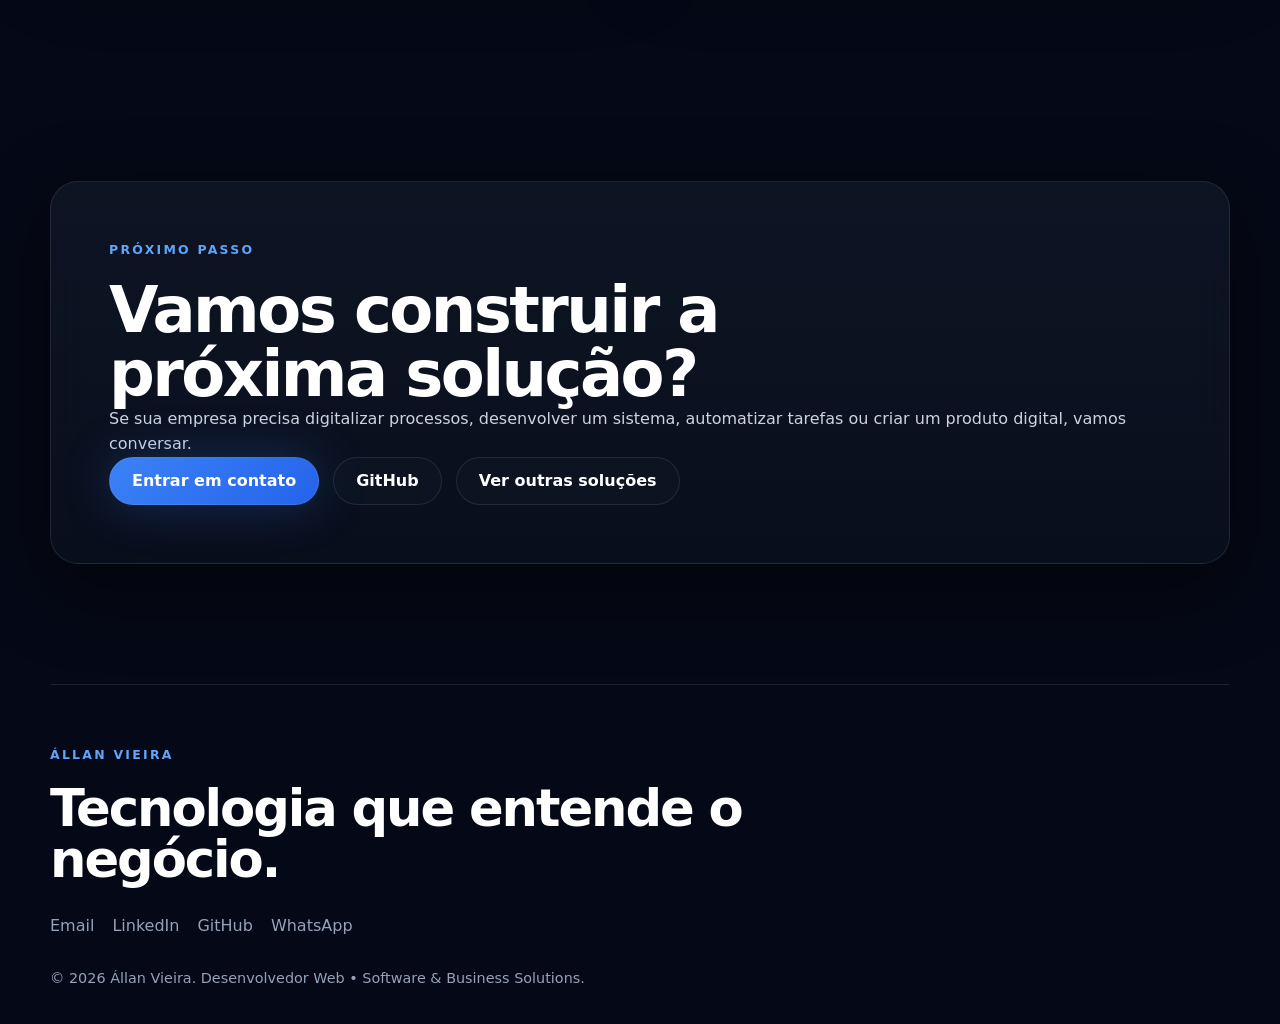
<file: cases/atipicos.html>
<!doctype html><html lang="pt-BR"><head><meta charset="utf-8"><meta name="viewport" content="width=device-width, initial-scale=1"><title>Atípicos | Estudo de caso — Állan Vieira</title><meta name="description" content="Estudo de caso do Atípicos: aplicativo mobile em desenvolvimento para apoiar crianças com TEA, responsáveis e terapeutas. Projeto acadêmico em equipe com React Native, TypeScript e Firebase."><meta name="author" content="Állan Vieira"><meta name="robots" content="index,follow,max-image-preview:large"><meta name="theme-color" content="#050816"><link rel="canonical" href="https://allanvieira.com/cases/atipicos.html"><meta property="og:type" content="article"><meta property="og:site_name" content="Állan Vieira"><meta property="og:locale" content="pt_BR"><meta property="og:title" content="Atípicos | Estudo de caso — Állan Vieira"><meta property="og:description" content="Estudo de caso do Atípicos: aplicativo mobile em desenvolvimento para apoiar crianças com TEA, responsáveis e terapeutas. Projeto acadêmico em equipe com React Native, TypeScript e Firebase."><meta property="og:url" content="https://allanvieira.com/cases/atipicos.html"><meta property="og:image" content="https://allanvieira.com/assets/og-image.png"><meta property="og:image:width" content="1200"><meta property="og:image:height" content="630"><meta property="og:image:alt" content="Állan Vieira — Tecnologia que entende o negócio"><meta name="twitter:card" content="summary_large_image"><meta name="twitter:title" content="Atípicos | Estudo de caso — Állan Vieira"><meta name="twitter:description" content="Estudo de caso do Atípicos: aplicativo mobile em desenvolvimento para apoiar crianças com TEA, responsáveis e terapeutas. Projeto acadêmico em equipe com React Native, TypeScript e Firebase."><meta name="twitter:image" content="https://allanvieira.com/assets/og-image.png"><link rel="icon" href="../assets/favicon.svg" type="image/svg+xml"><script type="application/ld+json">{"@context":"https://schema.org","@graph":[{"@type":"BreadcrumbList","itemListElement":[{"@type":"ListItem","position":1,"name":"Início","item":"https://allanvieira.com/"},{"@type":"ListItem","position":2,"name":"Atípicos","item":"https://allanvieira.com/cases/atipicos.html"}]},{"@type":"WebPage","@id":"https://allanvieira.com/cases/atipicos.html","url":"https://allanvieira.com/cases/atipicos.html","name":"Atípicos | Estudo de caso — Állan Vieira","description":"Estudo de caso do Atípicos: aplicativo mobile em desenvolvimento para apoiar crianças com TEA, responsáveis e terapeutas. Projeto acadêmico em equipe com React Native, TypeScript e Firebase.","inLanguage":"pt-BR","author":{"@id":"https://allanvieira.com/#person"},"isPartOf":{"@id":"https://allanvieira.com/#website"},"primaryImageOfPage":"https://allanvieira.com/assets/og-image.png"}]}</script><link rel="stylesheet" href="../assets/css/styles.css"></head><body><div class="cursor-glow" data-cursor-glow></div><header class="site-header" data-header><a class="brand" href="../index.html#home"><span class="brand-mark">AV</span><span class="brand-text">Állan Vieira</span></a><nav class="desktop-nav"><a href="../index.html#diferencial">Diferencial</a><a href="../index.html#ajuda">Como posso ajudar</a><a href="../index.html#solucoes">Soluções</a><a href="../index.html#processo">Processo</a><a href="../index.html#tecnologias">Tecnologias</a><a href="../index.html#experiencia">Experiência</a></nav><a class="nav-cta" href="../index.html#contato">Entrar em contato</a><button class="menu-button" data-menu-button aria-label="Abrir menu"><span></span><span></span><span></span></button></header><div class="mobile-menu" data-mobile-menu><a href="../index.html#diferencial">Diferencial</a><a href="../index.html#ajuda">Como posso ajudar</a><a href="../index.html#solucoes">Soluções</a><a href="../index.html#processo">Processo</a><a href="../index.html#tecnologias">Tecnologias</a><a href="../index.html#experiencia">Experiência</a><a href="../index.html#contato">Contato</a></div><main><section class="case-hero section"><div class="hero-bg"><span class="orb orb-one"></span><span class="grid-lines"></span></div><div class="case-title reveal"><a class="text-link" href="../index.html#solucoes">← Voltar para soluções</a><p class="eyebrow">Projeto acadêmico em equipe • Em desenvolvimento</p><h1>Atípicos</h1><p class="hero-lead">Aplicativo de apoio a crianças com TEA</p><p>Aplicativo mobile em desenvolvimento para apoiar crianças com TEA, responsáveis e terapeutas, com rotina visual, comunicação por símbolos, localização e alerta de SOS. Projeto da UNISUAM, desenvolvido por uma equipe de 6 pessoas. Minha atuação: design, prototipagem e front-end.</p></div><div class="solution-visual shot-visual reveal"><img src="../assets/screenshots/atipicos/destaque.webp" alt="Telas do aplicativo Atípicos" width="1000" height="640"></div></section><section class="section"><div class="section-heading reveal"><p class="eyebrow">Arquitetura</p><h2>Estrutura da solução.</h2></div><ol class="architecture-list reveal"><li>React Native + Expo</li><li>TypeScript</li><li>Firebase (Auth, Firestore, Storage)</li><li>Armazenamento local (modo offline)</li><li>Mapa com OpenStreetMap</li></ol></section><section class="section"><div class="section-heading reveal"><p class="eyebrow">Tecnologias</p><h2>Stack utilizada.</h2></div><div class="study-cloud reveal"><span>React Native</span><span>Expo</span><span>TypeScript</span><span>Firebase</span><span>Firestore</span><span>React Navigation</span><span>OpenStreetMap</span><span>Notificações</span><span>Geolocalização</span><span>Figma</span></div></section><section class="section"><div class="section-heading reveal"><p class="eyebrow">Telas</p><h2>Interface do aplicativo.</h2><p>Telas do protótipo de interface (Figma), com dados de exemplo.</p></div><div class="shots phones reveal"><figure><img src="../assets/screenshots/atipicos/login-responsavel.webp" alt="Tela de login do responsável no aplicativo Atípicos" width="430" height="932" loading="lazy"><figcaption>Login do responsável</figcaption></figure><figure><img src="../assets/screenshots/atipicos/home-responsavel.webp" alt="Tela inicial do responsável com rotina da criança, última localização no mapa e botão de SOS" width="430" height="932" loading="lazy"><figcaption>Início do responsável</figcaption></figure><figure><img src="../assets/screenshots/atipicos/home-crianca.webp" alt="Tela inicial da criança com atalhos para emoções, tarefas, fonoaudiologia, psicologia, comunicação e atividade escolar" width="430" height="932" loading="lazy"><figcaption>Início da criança</figcaption></figure></div></section><section class="section case-grid"><article class="case-block reveal"><p class="eyebrow">Resultado</p><h2>Impacto da solução</h2><p>MVP em desenvolvimento, com telas para responsável, criança e terapeuta, rotina visual, comunicação por símbolos com voz, localização e SOS. Foco em impacto social e organização da rotina.</p></article><article class="case-block reveal"><p class="eyebrow">Aprendizados</p><h2>O que este projeto fortaleceu</h2><p>Trabalho em equipe, desenvolvimento mobile com React Native, integração com Firebase, regras de segurança de dados e design de interfaces acessíveis.</p></article></section><section class="section contact"><div class="contact-card reveal"><p class="eyebrow">Próximo passo</p><h2>Vamos construir a próxima solução?</h2><p>Se sua empresa precisa digitalizar processos, desenvolver um sistema, automatizar tarefas ou criar um produto digital, vamos conversar.</p><div class="hero-actions"><a class="button primary" href="mailto:allan@allanvieira.com">Entrar em contato</a><a class="button secondary" href="https://github.com/VieiraAllan/" target="_blank" rel="noreferrer">GitHub</a><a class="button secondary" href="../index.html#solucoes">Ver outras soluções</a></div></div></section></main><footer class="footer"><div><p class="eyebrow">Állan Vieira</p><h2>Tecnologia que entende o negócio.</h2></div><div class="footer-links"><a href="mailto:allan@allanvieira.com">Email</a><a href="https://www.linkedin.com/in/allanrvieira" target="_blank" rel="noreferrer">LinkedIn</a><a href="https://github.com/VieiraAllan/" target="_blank" rel="noreferrer">GitHub</a><a href="https://wa.me/5521992278409" target="_blank" rel="noreferrer">WhatsApp</a></div><p class="copyright">© <span data-year></span> Állan Vieira. Desenvolvedor Web • Software & Business Solutions.</p></footer><script src="../assets/js/main.js"></script></body></html>
</file>
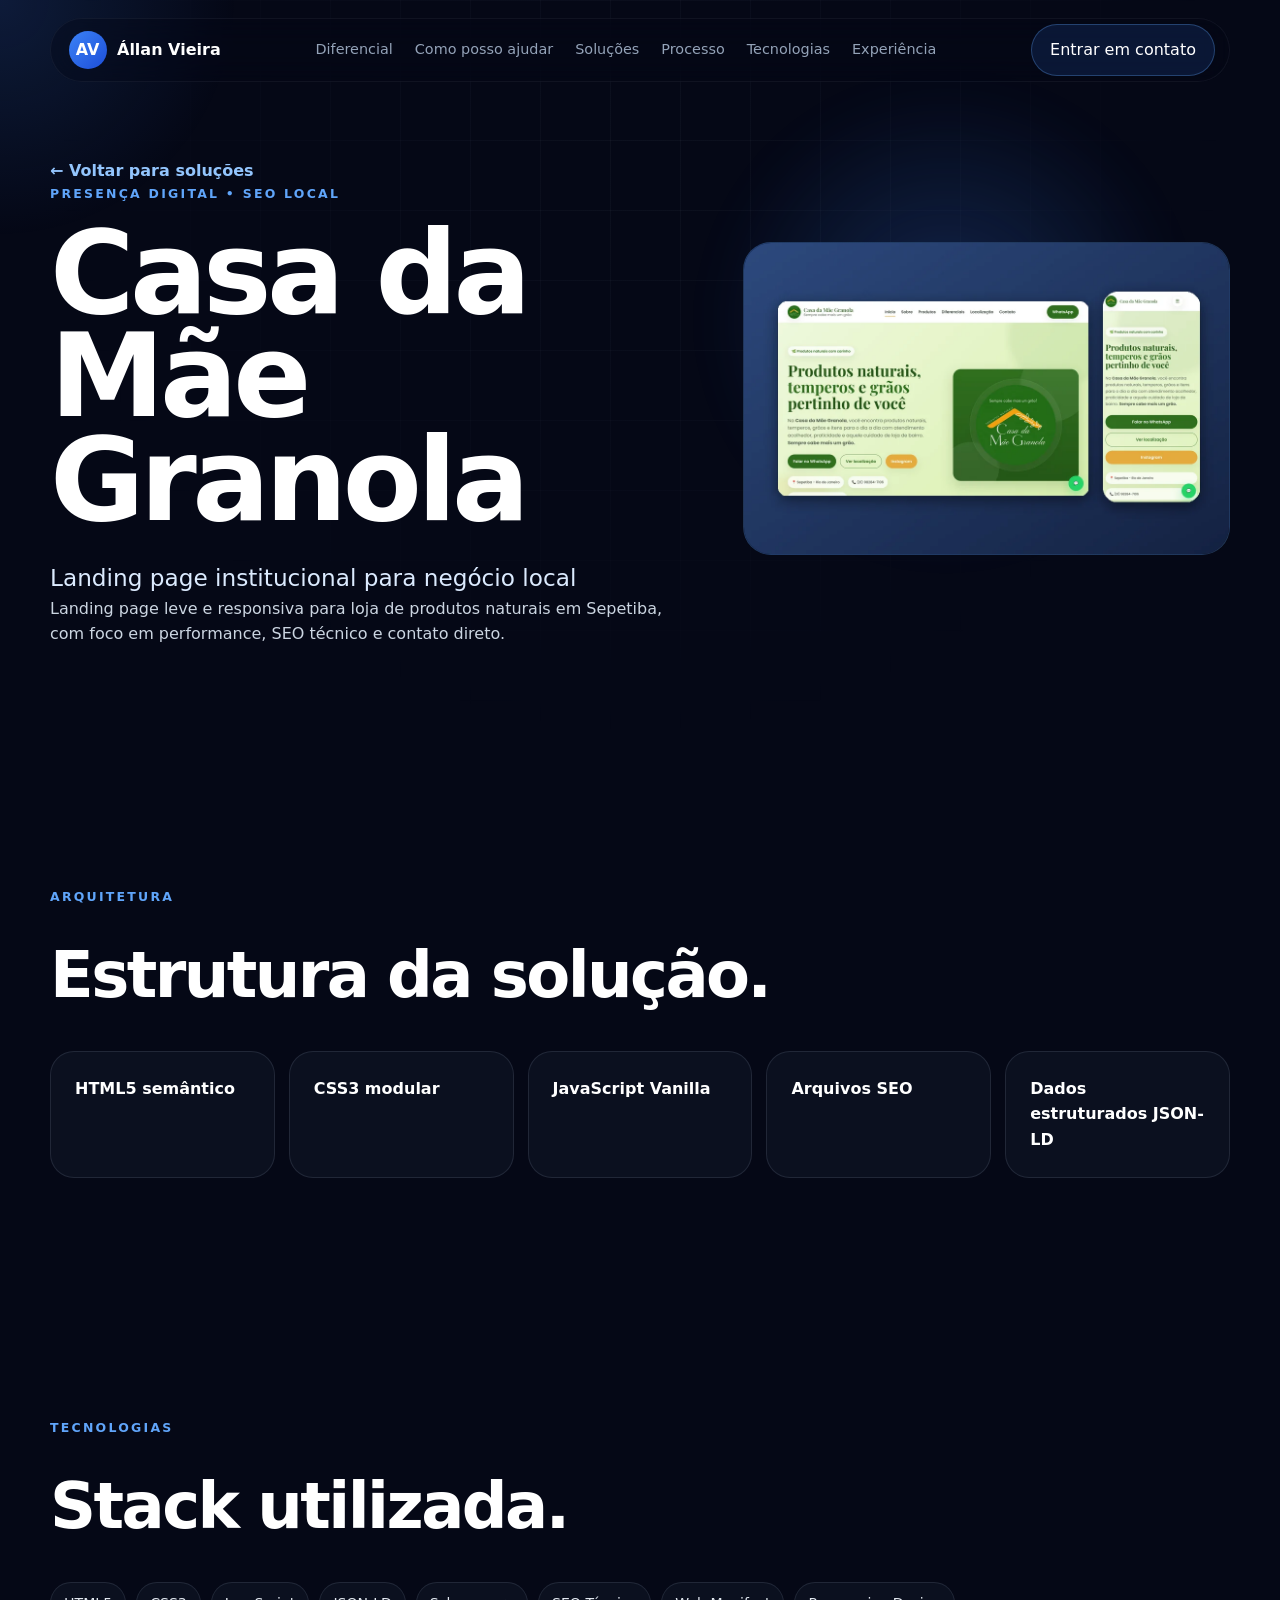
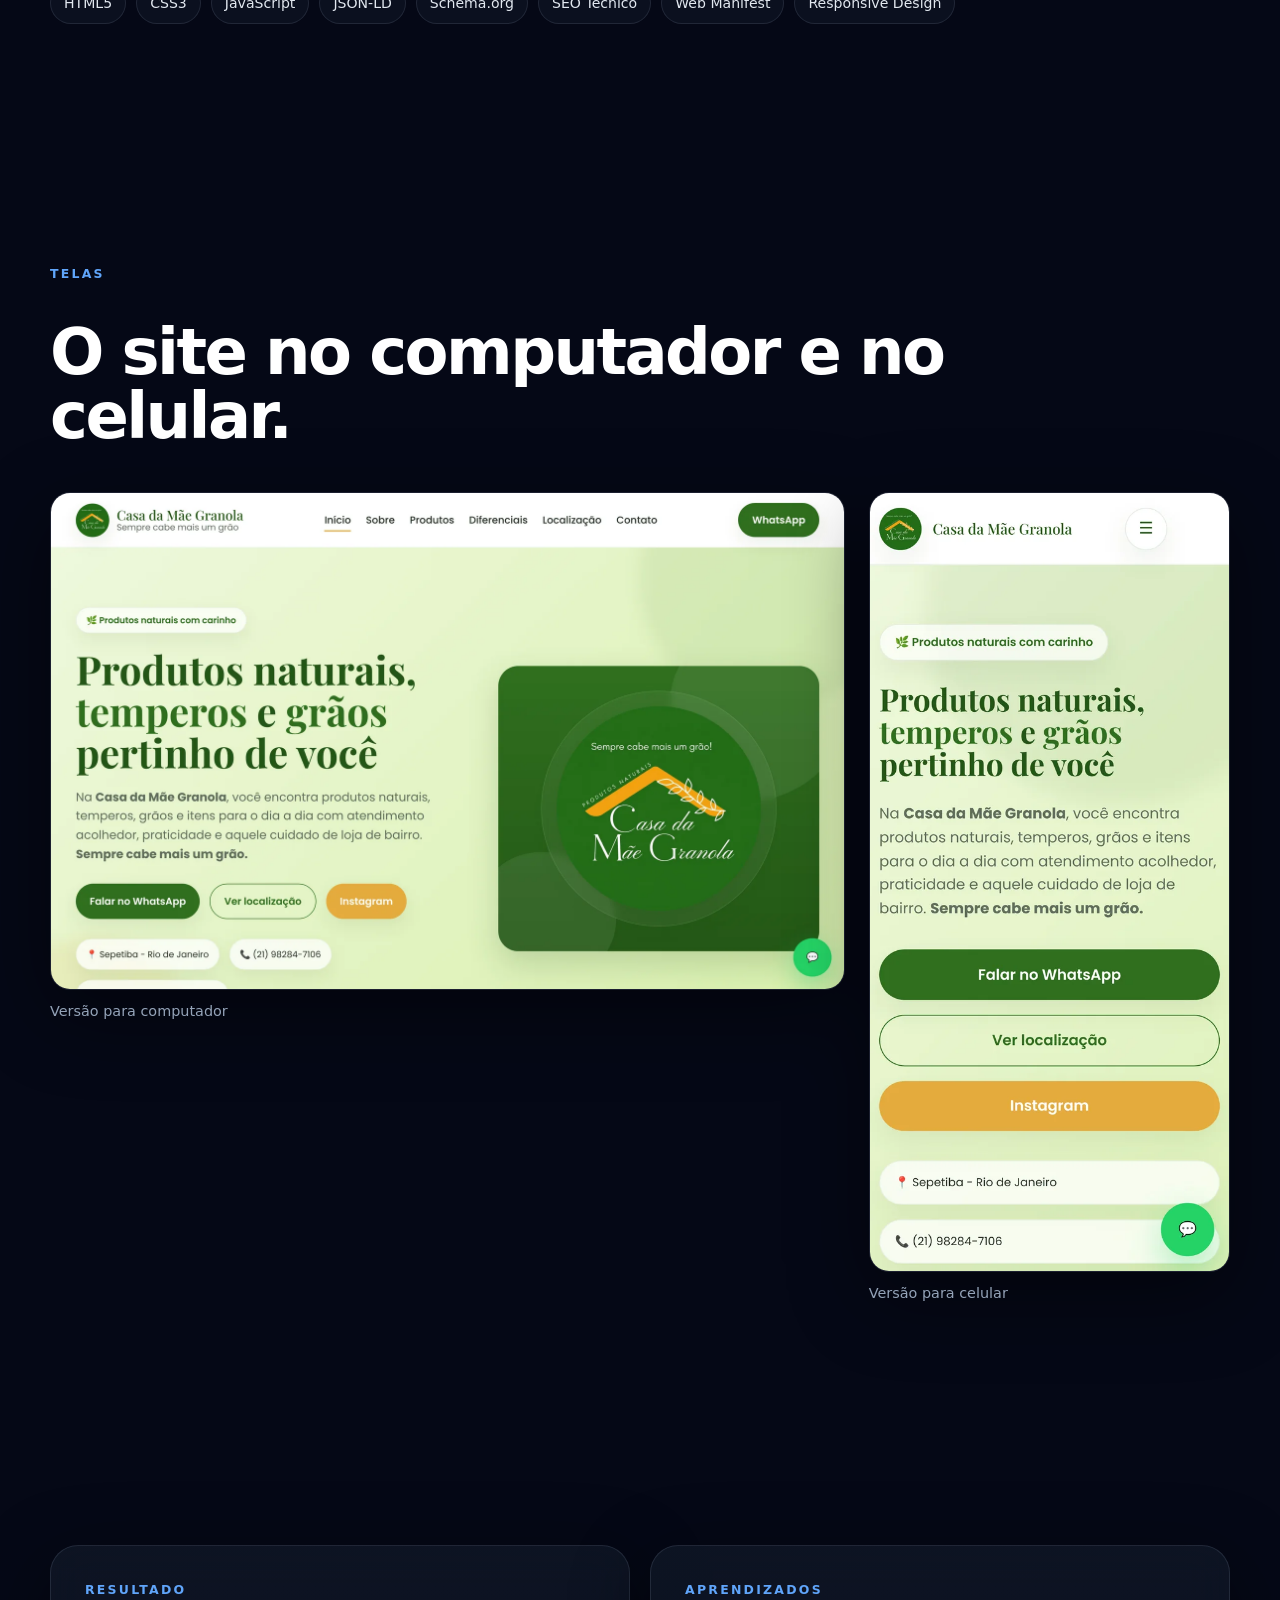
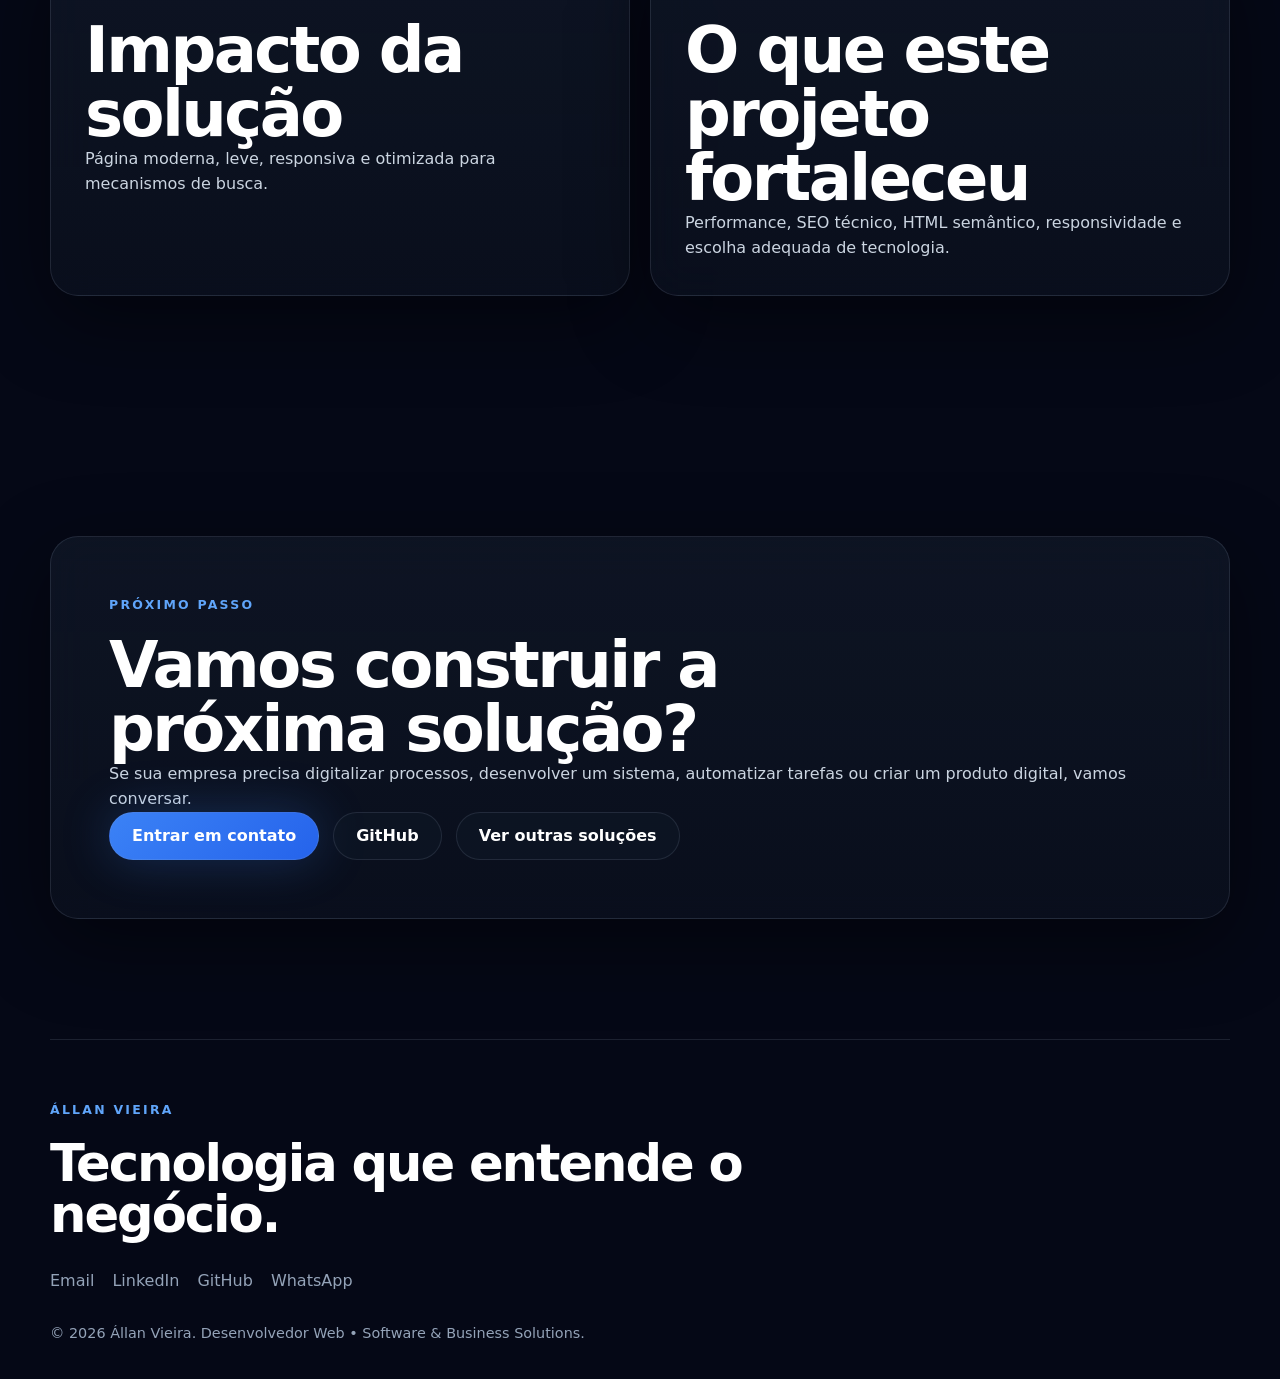
<file: cases/casa-mae-granola.html>
<!doctype html><html lang="pt-BR"><head><meta charset="utf-8"><meta name="viewport" content="width=device-width, initial-scale=1"><title>Casa da Mãe Granola | Estudo de caso — Állan Vieira</title><meta name="description" content="Estudo de caso da landing page da Casa da Mãe Granola, loja de produtos naturais em Sepetiba: HTML semântico, performance, dados estruturados e SEO técnico."><meta name="author" content="Állan Vieira"><meta name="robots" content="index,follow,max-image-preview:large"><meta name="theme-color" content="#050816"><link rel="canonical" href="https://allanvieira.com/cases/casa-mae-granola.html"><meta property="og:type" content="article"><meta property="og:site_name" content="Állan Vieira"><meta property="og:locale" content="pt_BR"><meta property="og:title" content="Casa da Mãe Granola | Estudo de caso — Állan Vieira"><meta property="og:description" content="Estudo de caso da landing page da Casa da Mãe Granola, loja de produtos naturais em Sepetiba: HTML semântico, performance, dados estruturados e SEO técnico."><meta property="og:url" content="https://allanvieira.com/cases/casa-mae-granola.html"><meta property="og:image" content="https://allanvieira.com/assets/og-image.png"><meta property="og:image:width" content="1200"><meta property="og:image:height" content="630"><meta property="og:image:alt" content="Állan Vieira — Tecnologia que entende o negócio"><meta name="twitter:card" content="summary_large_image"><meta name="twitter:title" content="Casa da Mãe Granola | Estudo de caso — Állan Vieira"><meta name="twitter:description" content="Estudo de caso da landing page da Casa da Mãe Granola, loja de produtos naturais em Sepetiba: HTML semântico, performance, dados estruturados e SEO técnico."><meta name="twitter:image" content="https://allanvieira.com/assets/og-image.png"><link rel="icon" href="../assets/favicon.svg" type="image/svg+xml"><script type="application/ld+json">{"@context":"https://schema.org","@graph":[{"@type":"BreadcrumbList","itemListElement":[{"@type":"ListItem","position":1,"name":"Início","item":"https://allanvieira.com/"},{"@type":"ListItem","position":2,"name":"Casa da Mãe Granola","item":"https://allanvieira.com/cases/casa-mae-granola.html"}]},{"@type":"WebPage","@id":"https://allanvieira.com/cases/casa-mae-granola.html","url":"https://allanvieira.com/cases/casa-mae-granola.html","name":"Casa da Mãe Granola | Estudo de caso — Állan Vieira","description":"Estudo de caso da landing page da Casa da Mãe Granola, loja de produtos naturais em Sepetiba: HTML semântico, performance, dados estruturados e SEO técnico.","inLanguage":"pt-BR","author":{"@id":"https://allanvieira.com/#person"},"isPartOf":{"@id":"https://allanvieira.com/#website"},"primaryImageOfPage":"https://allanvieira.com/assets/og-image.png"}]}</script><link rel="stylesheet" href="../assets/css/styles.css"></head><body><div class="cursor-glow" data-cursor-glow></div><header class="site-header" data-header><a class="brand" href="../index.html#home"><span class="brand-mark">AV</span><span class="brand-text">Állan Vieira</span></a><nav class="desktop-nav"><a href="../index.html#diferencial">Diferencial</a><a href="../index.html#ajuda">Como posso ajudar</a><a href="../index.html#solucoes">Soluções</a><a href="../index.html#processo">Processo</a><a href="../index.html#tecnologias">Tecnologias</a><a href="../index.html#experiencia">Experiência</a></nav><a class="nav-cta" href="../index.html#contato">Entrar em contato</a><button class="menu-button" data-menu-button aria-label="Abrir menu"><span></span><span></span><span></span></button></header><div class="mobile-menu" data-mobile-menu><a href="../index.html#diferencial">Diferencial</a><a href="../index.html#ajuda">Como posso ajudar</a><a href="../index.html#solucoes">Soluções</a><a href="../index.html#processo">Processo</a><a href="../index.html#tecnologias">Tecnologias</a><a href="../index.html#experiencia">Experiência</a><a href="../index.html#contato">Contato</a></div><main><section class="case-hero section"><div class="hero-bg"><span class="orb orb-one"></span><span class="grid-lines"></span></div><div class="case-title reveal"><a class="text-link" href="../index.html#solucoes">← Voltar para soluções</a><p class="eyebrow">Presença Digital • SEO local</p><h1>Casa da Mãe Granola</h1><p class="hero-lead">Landing page institucional para negócio local</p><p>Landing page leve e responsiva para loja de produtos naturais em Sepetiba, com foco em performance, SEO técnico e contato direto.</p></div><div class="solution-visual shot-visual reveal"><img src="../assets/screenshots/casa-mae-granola/destaque.webp" alt="Site da Casa da Mãe Granola" width="1000" height="640"></div></section><section class="section"><div class="section-heading reveal"><p class="eyebrow">Arquitetura</p><h2>Estrutura da solução.</h2></div><ol class="architecture-list reveal"><li>HTML5 semântico</li><li>CSS3 modular</li><li>JavaScript Vanilla</li><li>Arquivos SEO</li><li>Dados estruturados JSON-LD</li></ol></section><section class="section"><div class="section-heading reveal"><p class="eyebrow">Tecnologias</p><h2>Stack utilizada.</h2></div><div class="study-cloud reveal"><span>HTML5</span><span>CSS3</span><span>JavaScript</span><span>JSON-LD</span><span>Schema.org</span><span>SEO Técnico</span><span>Web Manifest</span><span>Responsive Design</span></div></section><section class="section"><div class="section-heading reveal"><p class="eyebrow">Telas</p><h2>O site no computador e no celular.</h2></div><div class="shots duo reveal"><figure><img src="../assets/screenshots/casa-mae-granola/desktop.webp" alt="Página inicial do site da Casa da Mãe Granola no computador, com logo, menu, título e botões de contato" width="1600" height="1000" loading="lazy"><figcaption>Versão para computador</figcaption></figure><figure><img src="../assets/screenshots/casa-mae-granola/mobile.webp" alt="Página inicial do site da Casa da Mãe Granola no celular" width="585" height="1266" loading="lazy"><figcaption>Versão para celular</figcaption></figure></div></section><section class="section case-grid"><article class="case-block reveal"><p class="eyebrow">Resultado</p><h2>Impacto da solução</h2><p>Página moderna, leve, responsiva e otimizada para mecanismos de busca.</p></article><article class="case-block reveal"><p class="eyebrow">Aprendizados</p><h2>O que este projeto fortaleceu</h2><p>Performance, SEO técnico, HTML semântico, responsividade e escolha adequada de tecnologia.</p></article></section><section class="section contact"><div class="contact-card reveal"><p class="eyebrow">Próximo passo</p><h2>Vamos construir a próxima solução?</h2><p>Se sua empresa precisa digitalizar processos, desenvolver um sistema, automatizar tarefas ou criar um produto digital, vamos conversar.</p><div class="hero-actions"><a class="button primary" href="mailto:allan@allanvieira.com">Entrar em contato</a><a class="button secondary" href="https://github.com/VieiraAllan/" target="_blank" rel="noreferrer">GitHub</a><a class="button secondary" href="../index.html#solucoes">Ver outras soluções</a></div></div></section></main><footer class="footer"><div><p class="eyebrow">Állan Vieira</p><h2>Tecnologia que entende o negócio.</h2></div><div class="footer-links"><a href="mailto:allan@allanvieira.com">Email</a><a href="https://www.linkedin.com/in/allanrvieira" target="_blank" rel="noreferrer">LinkedIn</a><a href="https://github.com/VieiraAllan/" target="_blank" rel="noreferrer">GitHub</a><a href="https://wa.me/5521992278409" target="_blank" rel="noreferrer">WhatsApp</a></div><p class="copyright">© <span data-year></span> Állan Vieira. Desenvolvedor Web • Software & Business Solutions.</p></footer><script src="../assets/js/main.js"></script></body></html>
</file>
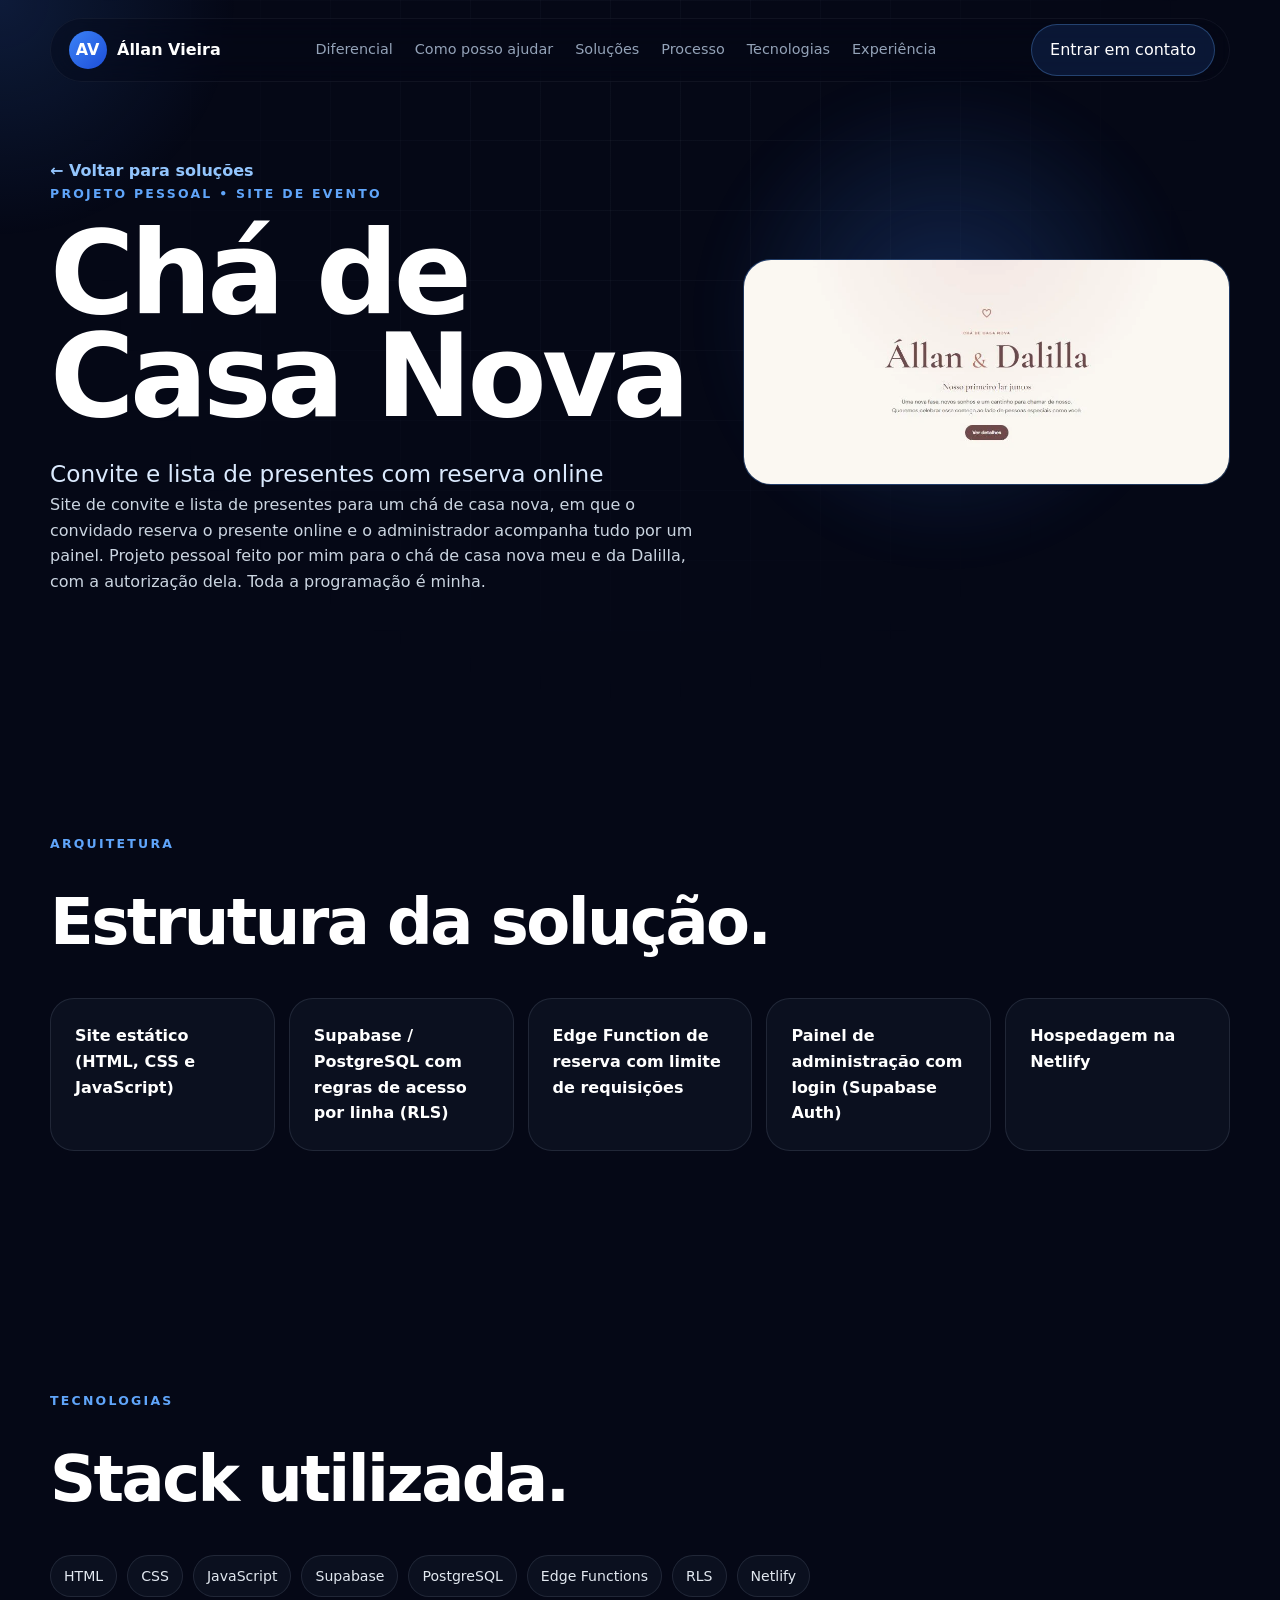
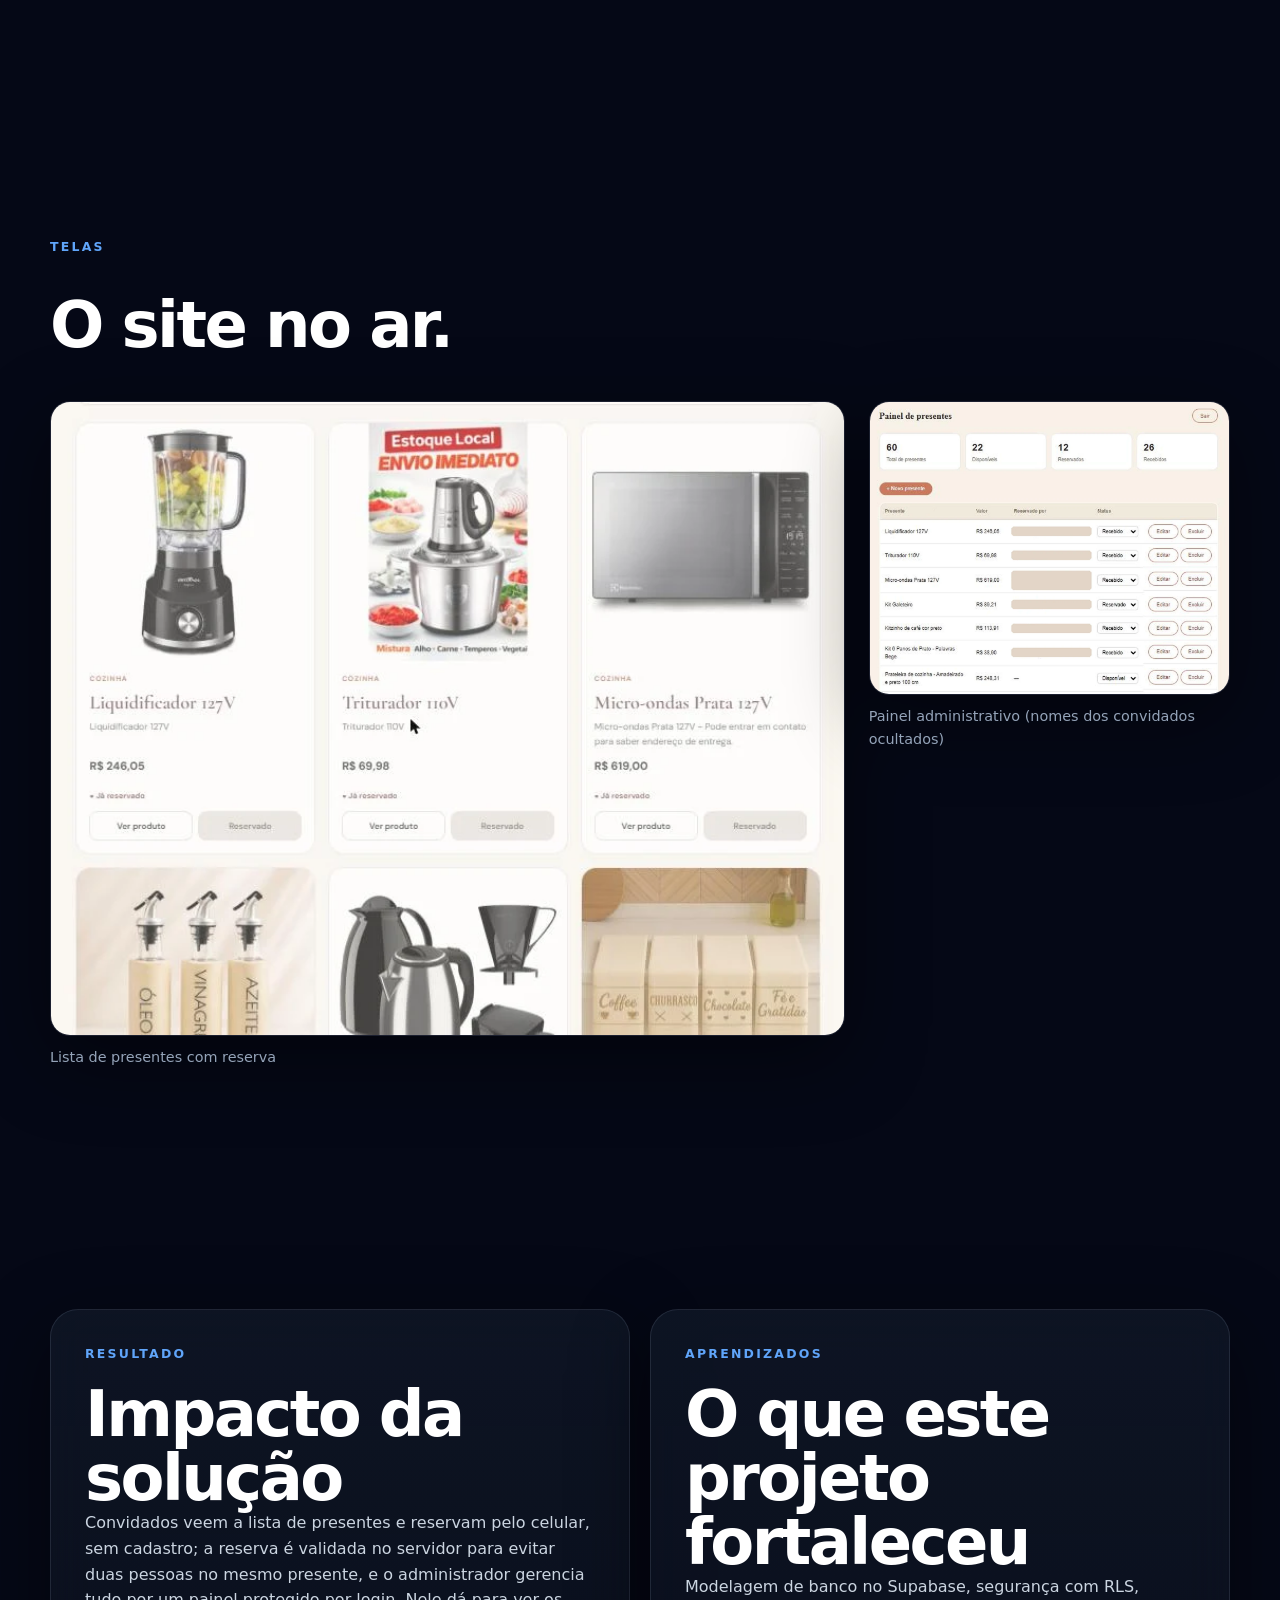
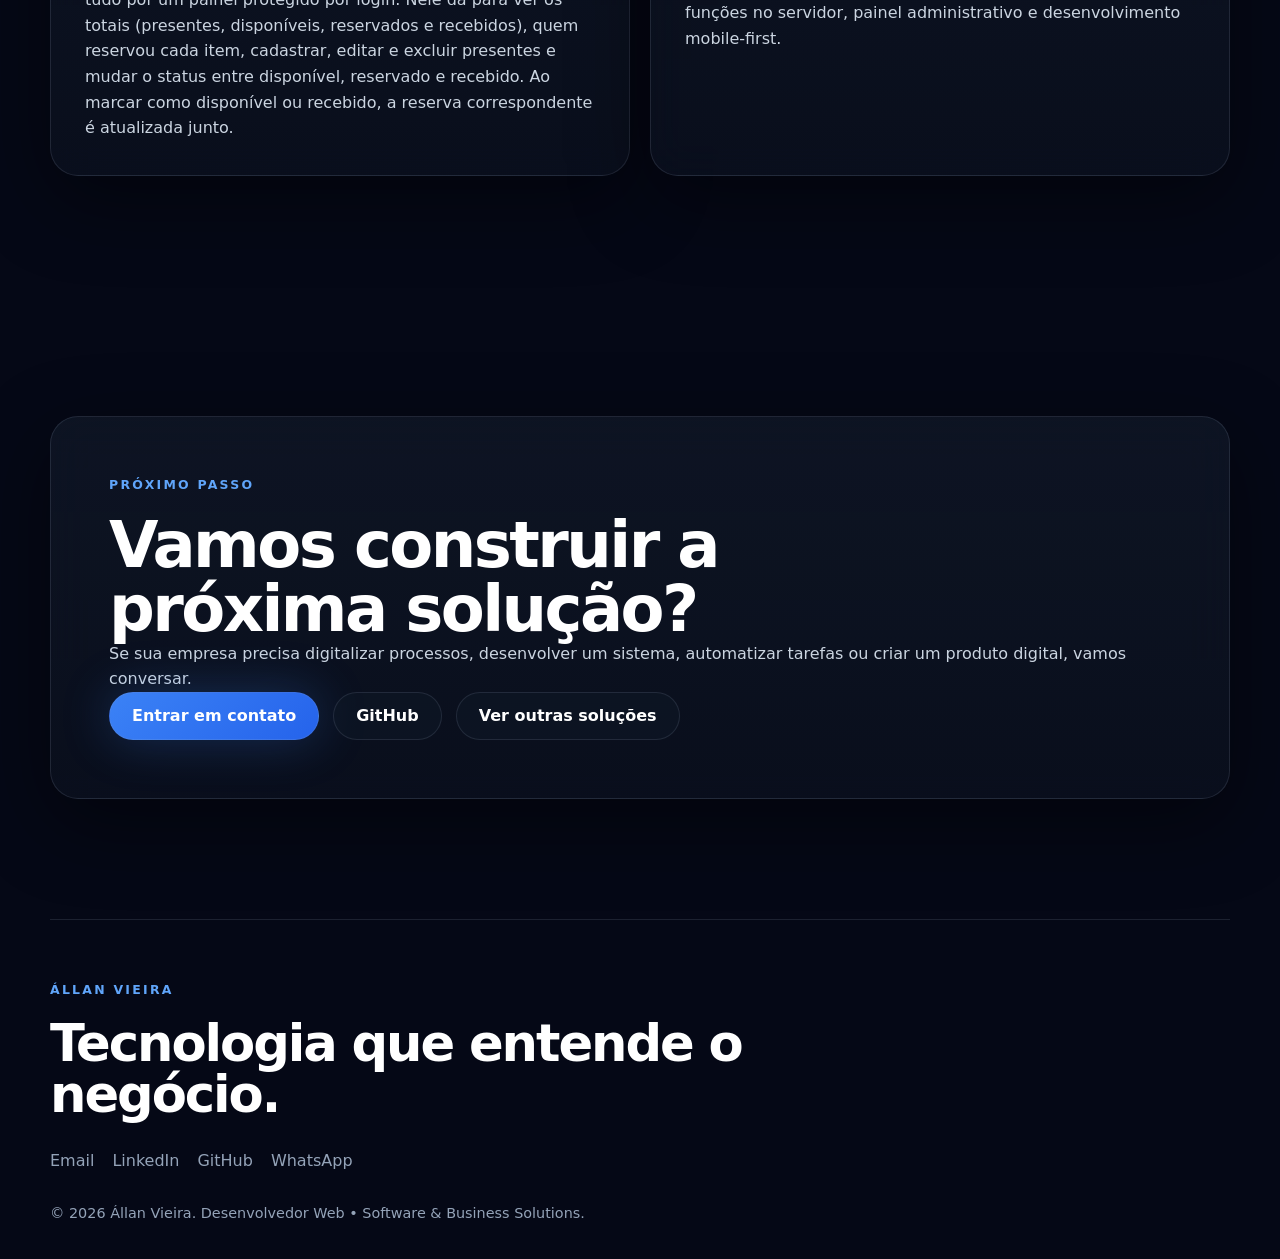
<file: cases/cha-de-casa-nova.html>
<!doctype html><html lang="pt-BR"><head><meta charset="utf-8"><meta name="viewport" content="width=device-width, initial-scale=1"><title>Chá de Casa Nova | Estudo de caso — Állan Vieira</title><meta name="description" content="Estudo de caso do Chá de Casa Nova: site de convite e lista de presentes com reserva online, em HTML, CSS e JavaScript com Supabase, regras de acesso por linha e Edge Function."><meta name="author" content="Állan Vieira"><meta name="robots" content="index,follow,max-image-preview:large"><meta name="theme-color" content="#050816"><link rel="canonical" href="https://allanvieira.com/cases/cha-de-casa-nova.html"><meta property="og:type" content="article"><meta property="og:site_name" content="Állan Vieira"><meta property="og:locale" content="pt_BR"><meta property="og:title" content="Chá de Casa Nova | Estudo de caso — Állan Vieira"><meta property="og:description" content="Estudo de caso do Chá de Casa Nova: site de convite e lista de presentes com reserva online, em HTML, CSS e JavaScript com Supabase, regras de acesso por linha e Edge Function."><meta property="og:url" content="https://allanvieira.com/cases/cha-de-casa-nova.html"><meta property="og:image" content="https://allanvieira.com/assets/og-image.png"><meta property="og:image:width" content="1200"><meta property="og:image:height" content="630"><meta property="og:image:alt" content="Állan Vieira — Tecnologia que entende o negócio"><meta name="twitter:card" content="summary_large_image"><meta name="twitter:title" content="Chá de Casa Nova | Estudo de caso — Állan Vieira"><meta name="twitter:description" content="Estudo de caso do Chá de Casa Nova: site de convite e lista de presentes com reserva online, em HTML, CSS e JavaScript com Supabase, regras de acesso por linha e Edge Function."><meta name="twitter:image" content="https://allanvieira.com/assets/og-image.png"><link rel="icon" href="../assets/favicon.svg" type="image/svg+xml"><script type="application/ld+json">{"@context":"https://schema.org","@graph":[{"@type":"BreadcrumbList","itemListElement":[{"@type":"ListItem","position":1,"name":"Início","item":"https://allanvieira.com/"},{"@type":"ListItem","position":2,"name":"Chá de Casa Nova","item":"https://allanvieira.com/cases/cha-de-casa-nova.html"}]},{"@type":"WebPage","@id":"https://allanvieira.com/cases/cha-de-casa-nova.html","url":"https://allanvieira.com/cases/cha-de-casa-nova.html","name":"Chá de Casa Nova | Estudo de caso — Állan Vieira","description":"Estudo de caso do Chá de Casa Nova: site de convite e lista de presentes com reserva online, em HTML, CSS e JavaScript com Supabase, regras de acesso por linha e Edge Function.","inLanguage":"pt-BR","author":{"@id":"https://allanvieira.com/#person"},"isPartOf":{"@id":"https://allanvieira.com/#website"},"primaryImageOfPage":"https://allanvieira.com/assets/og-image.png"}]}</script><link rel="stylesheet" href="../assets/css/styles.css"></head><body><div class="cursor-glow" data-cursor-glow></div><header class="site-header" data-header><a class="brand" href="../index.html#home"><span class="brand-mark">AV</span><span class="brand-text">Állan Vieira</span></a><nav class="desktop-nav"><a href="../index.html#diferencial">Diferencial</a><a href="../index.html#ajuda">Como posso ajudar</a><a href="../index.html#solucoes">Soluções</a><a href="../index.html#processo">Processo</a><a href="../index.html#tecnologias">Tecnologias</a><a href="../index.html#experiencia">Experiência</a></nav><a class="nav-cta" href="../index.html#contato">Entrar em contato</a><button class="menu-button" data-menu-button aria-label="Abrir menu"><span></span><span></span><span></span></button></header><div class="mobile-menu" data-mobile-menu><a href="../index.html#diferencial">Diferencial</a><a href="../index.html#ajuda">Como posso ajudar</a><a href="../index.html#solucoes">Soluções</a><a href="../index.html#processo">Processo</a><a href="../index.html#tecnologias">Tecnologias</a><a href="../index.html#experiencia">Experiência</a><a href="../index.html#contato">Contato</a></div><main><section class="case-hero section"><div class="hero-bg"><span class="orb orb-one"></span><span class="grid-lines"></span></div><div class="case-title reveal"><a class="text-link" href="../index.html#solucoes">← Voltar para soluções</a><p class="eyebrow">Projeto pessoal • Site de evento</p><h1>Chá de Casa Nova</h1><p class="hero-lead">Convite e lista de presentes com reserva online</p><p>Site de convite e lista de presentes para um chá de casa nova, em que o convidado reserva o presente online e o administrador acompanha tudo por um painel. Projeto pessoal feito por mim para o chá de casa nova meu e da Dalilla, com a autorização dela. Toda a programação é minha.</p></div><div class="solution-visual shot-visual reveal"><img src="../assets/screenshots/cha-de-casa-nova/destaque.webp" alt="Página inicial do site do Chá de Casa Nova" width="950" height="440"></div></section><section class="section"><div class="section-heading reveal"><p class="eyebrow">Arquitetura</p><h2>Estrutura da solução.</h2></div><ol class="architecture-list reveal"><li>Site estático (HTML, CSS e JavaScript)</li><li>Supabase / PostgreSQL com regras de acesso por linha (RLS)</li><li>Edge Function de reserva com limite de requisições</li><li>Painel de administração com login (Supabase Auth)</li><li>Hospedagem na Netlify</li></ol></section><section class="section"><div class="section-heading reveal"><p class="eyebrow">Tecnologias</p><h2>Stack utilizada.</h2></div><div class="study-cloud reveal"><span>HTML</span><span>CSS</span><span>JavaScript</span><span>Supabase</span><span>PostgreSQL</span><span>Edge Functions</span><span>RLS</span><span>Netlify</span></div></section><section class="section"><div class="section-heading reveal"><p class="eyebrow">Telas</p><h2>O site no ar.</h2></div><div class="shots duo reveal"><figure><img src="../assets/screenshots/cha-de-casa-nova/presentes.webp" alt="Lista de presentes do site, com filtro de disponíveis, ordenação e cartões com foto, preço e botão de reservar" width="750" height="599" loading="lazy"><figcaption>Lista de presentes com reserva</figcaption></figure><figure><img src="../assets/screenshots/cha-de-casa-nova/painel-admin.webp" alt="Painel administrativo do Chá de Casa Nova, com totais de presentes, disponíveis, reservados e recebidos, e tabela com valor, status e ações de editar e excluir" width="1290" height="1046" loading="lazy"><figcaption>Painel administrativo (nomes dos convidados ocultados)</figcaption></figure></div></section><section class="section case-grid"><article class="case-block reveal"><p class="eyebrow">Resultado</p><h2>Impacto da solução</h2><p>Convidados veem a lista de presentes e reservam pelo celular, sem cadastro; a reserva é validada no servidor para evitar duas pessoas no mesmo presente, e o administrador gerencia tudo por um painel protegido por login. Nele dá para ver os totais (presentes, disponíveis, reservados e recebidos), quem reservou cada item, cadastrar, editar e excluir presentes e mudar o status entre disponível, reservado e recebido. Ao marcar como disponível ou recebido, a reserva correspondente é atualizada junto.</p></article><article class="case-block reveal"><p class="eyebrow">Aprendizados</p><h2>O que este projeto fortaleceu</h2><p>Modelagem de banco no Supabase, segurança com RLS, funções no servidor, painel administrativo e desenvolvimento mobile-first.</p></article></section><section class="section contact"><div class="contact-card reveal"><p class="eyebrow">Próximo passo</p><h2>Vamos construir a próxima solução?</h2><p>Se sua empresa precisa digitalizar processos, desenvolver um sistema, automatizar tarefas ou criar um produto digital, vamos conversar.</p><div class="hero-actions"><a class="button primary" href="mailto:allan@allanvieira.com">Entrar em contato</a><a class="button secondary" href="https://github.com/VieiraAllan/" target="_blank" rel="noreferrer">GitHub</a><a class="button secondary" href="../index.html#solucoes">Ver outras soluções</a></div></div></section></main><footer class="footer"><div><p class="eyebrow">Állan Vieira</p><h2>Tecnologia que entende o negócio.</h2></div><div class="footer-links"><a href="mailto:allan@allanvieira.com">Email</a><a href="https://www.linkedin.com/in/allanrvieira" target="_blank" rel="noreferrer">LinkedIn</a><a href="https://github.com/VieiraAllan/" target="_blank" rel="noreferrer">GitHub</a><a href="https://wa.me/5521992278409" target="_blank" rel="noreferrer">WhatsApp</a></div><p class="copyright">© <span data-year></span> Állan Vieira. Desenvolvedor Web • Software & Business Solutions.</p></footer><script src="../assets/js/main.js"></script></body></html>
</file>
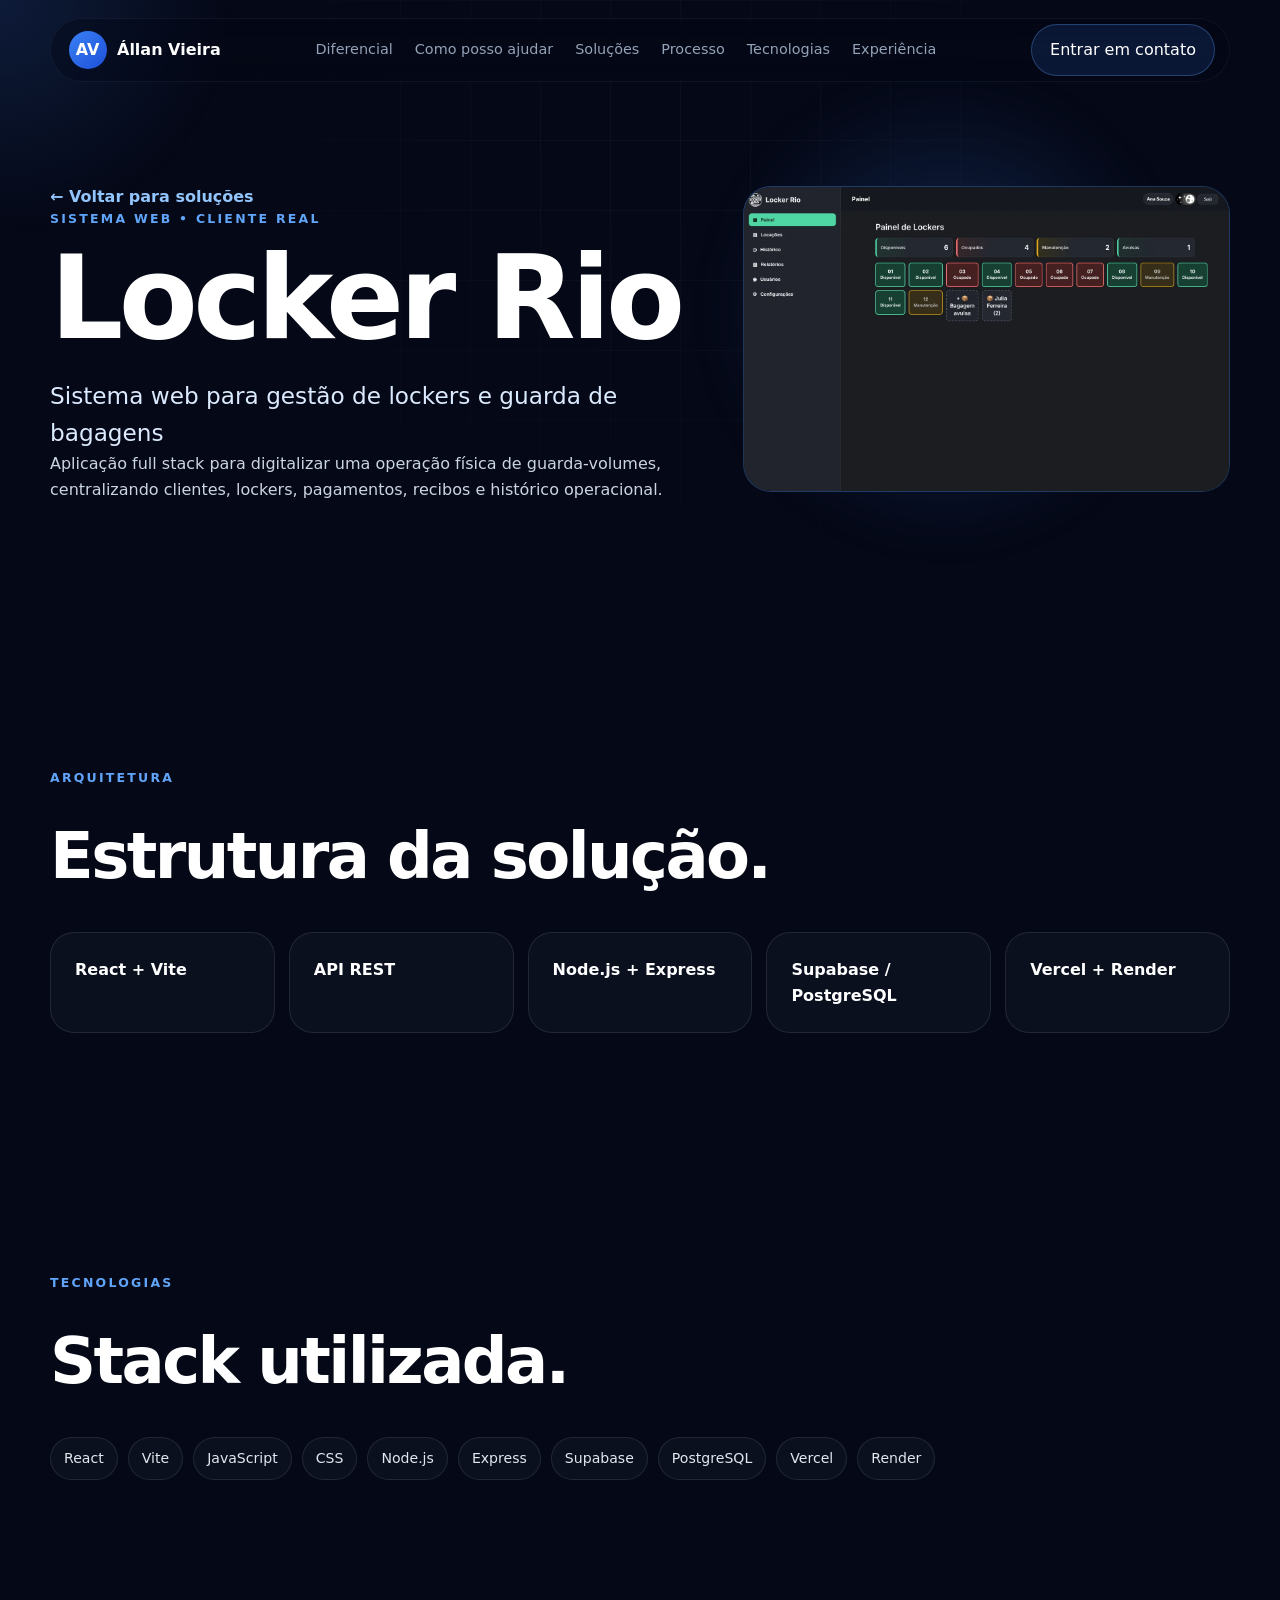
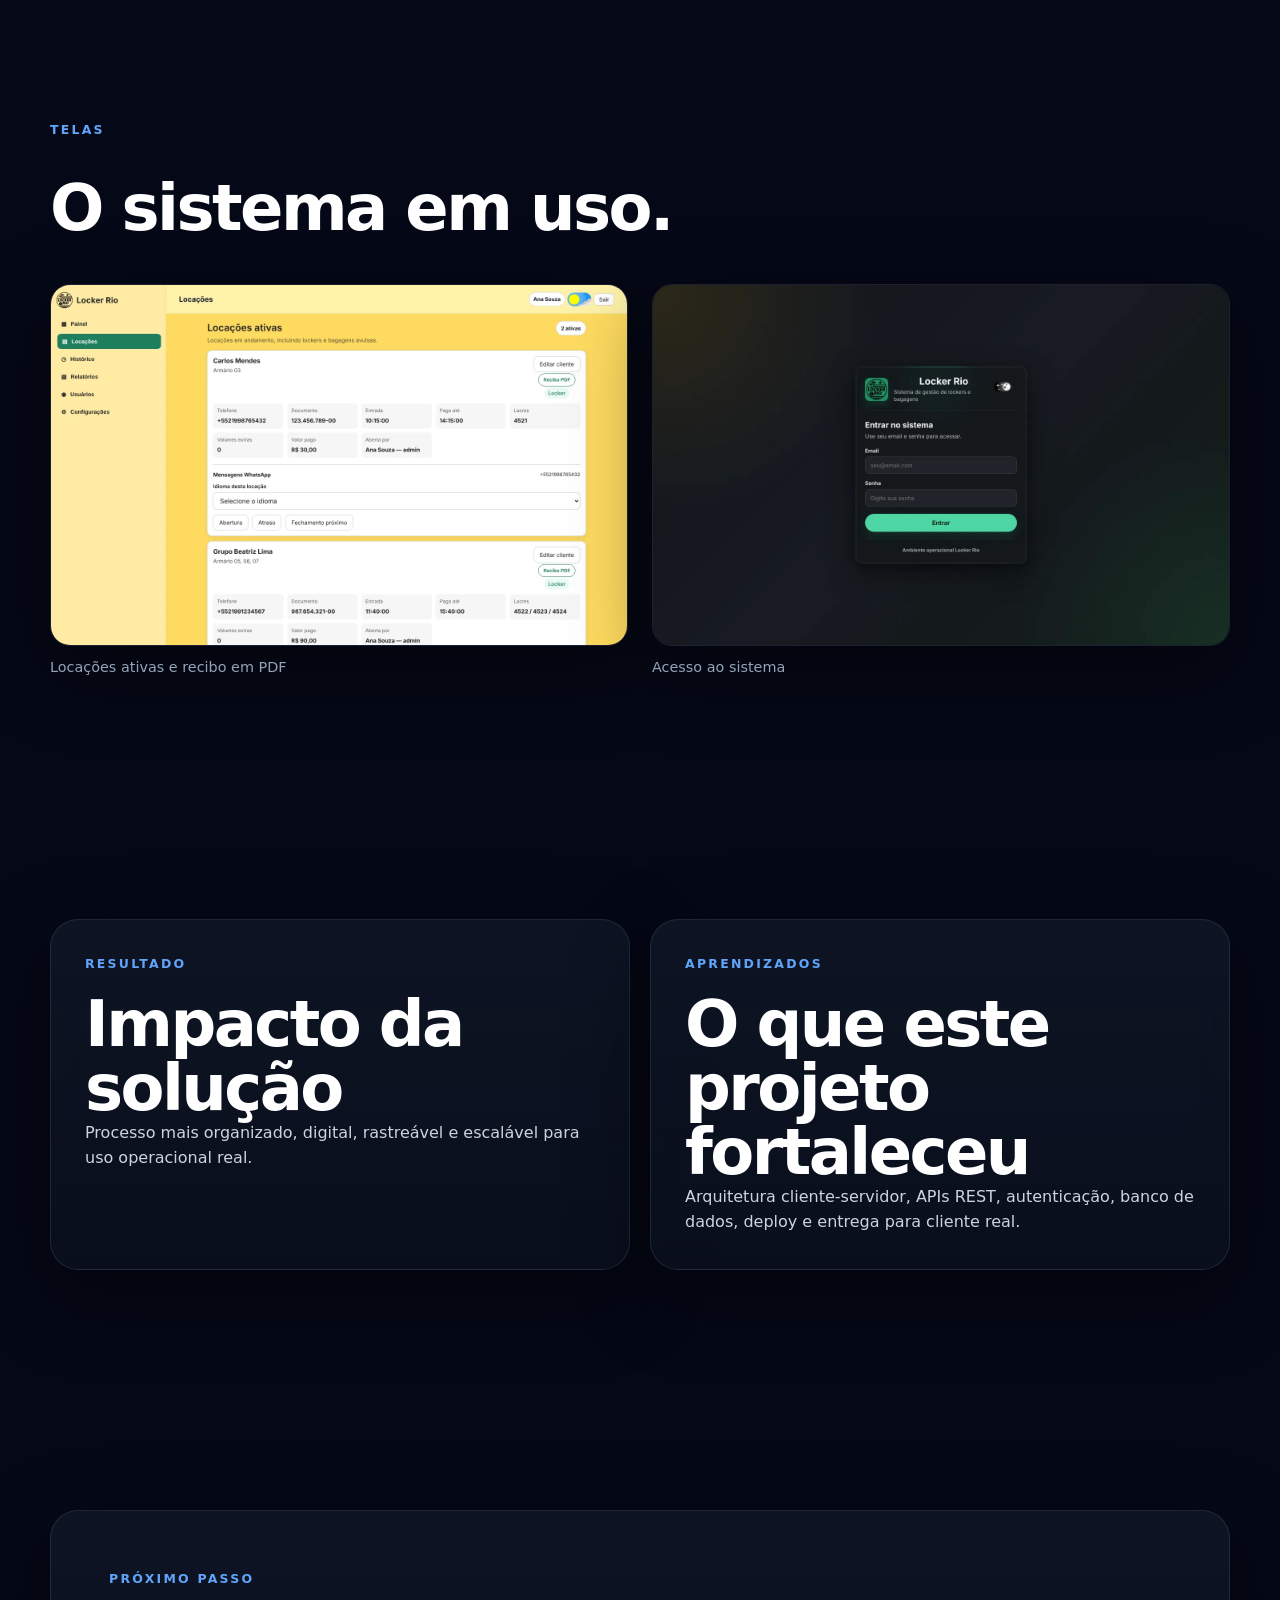
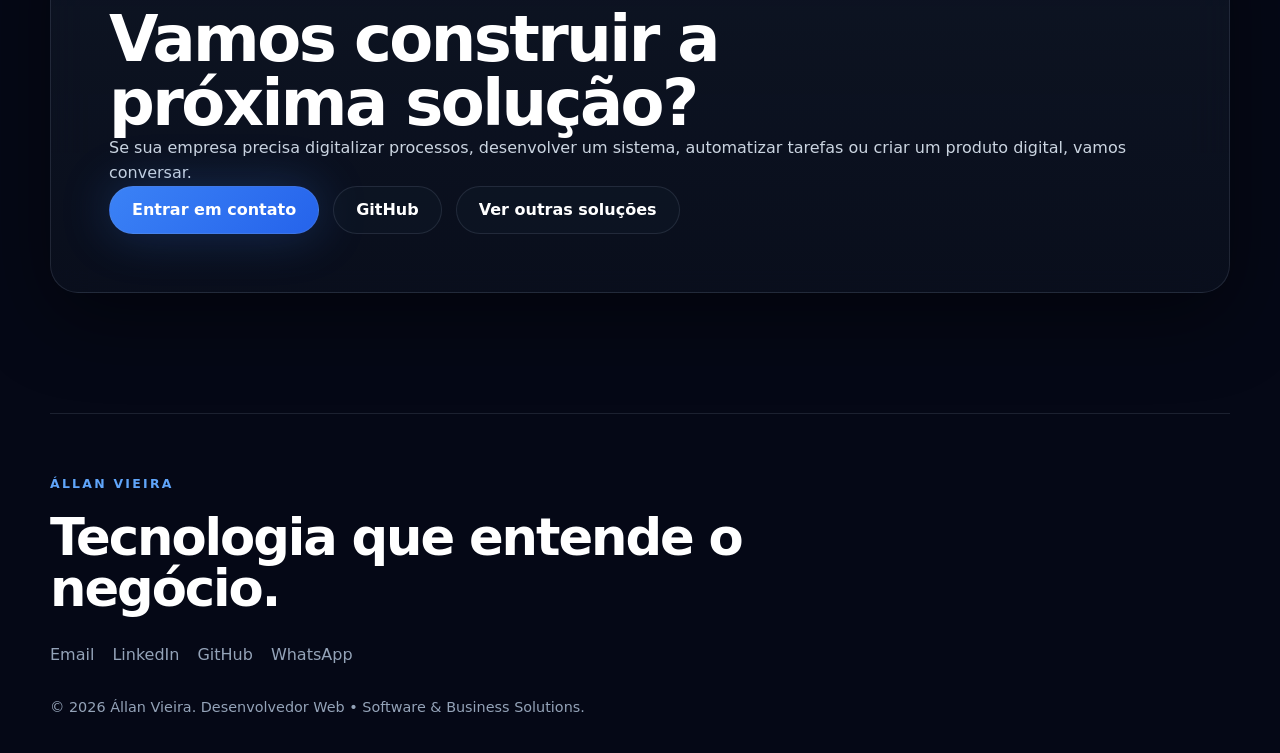
<file: cases/locker-rio.html>
<!doctype html><html lang="pt-BR"><head><meta charset="utf-8"><meta name="viewport" content="width=device-width, initial-scale=1"><title>Locker Rio | Estudo de caso — Állan Vieira</title><meta name="description" content="Estudo de caso do Locker Rio: sistema web em uso real para gestão de lockers, locações, pagamentos, recibos em PDF e mensagens de WhatsApp. React, Node.js e Supabase."><meta name="author" content="Állan Vieira"><meta name="robots" content="index,follow,max-image-preview:large"><meta name="theme-color" content="#050816"><link rel="canonical" href="https://allanvieira.com/cases/locker-rio.html"><meta property="og:type" content="article"><meta property="og:site_name" content="Állan Vieira"><meta property="og:locale" content="pt_BR"><meta property="og:title" content="Locker Rio | Estudo de caso — Állan Vieira"><meta property="og:description" content="Estudo de caso do Locker Rio: sistema web em uso real para gestão de lockers, locações, pagamentos, recibos em PDF e mensagens de WhatsApp. React, Node.js e Supabase."><meta property="og:url" content="https://allanvieira.com/cases/locker-rio.html"><meta property="og:image" content="https://allanvieira.com/assets/og-image.png"><meta property="og:image:width" content="1200"><meta property="og:image:height" content="630"><meta property="og:image:alt" content="Állan Vieira — Tecnologia que entende o negócio"><meta name="twitter:card" content="summary_large_image"><meta name="twitter:title" content="Locker Rio | Estudo de caso — Állan Vieira"><meta name="twitter:description" content="Estudo de caso do Locker Rio: sistema web em uso real para gestão de lockers, locações, pagamentos, recibos em PDF e mensagens de WhatsApp. React, Node.js e Supabase."><meta name="twitter:image" content="https://allanvieira.com/assets/og-image.png"><link rel="icon" href="../assets/favicon.svg" type="image/svg+xml"><script type="application/ld+json">{"@context":"https://schema.org","@graph":[{"@type":"BreadcrumbList","itemListElement":[{"@type":"ListItem","position":1,"name":"Início","item":"https://allanvieira.com/"},{"@type":"ListItem","position":2,"name":"Locker Rio","item":"https://allanvieira.com/cases/locker-rio.html"}]},{"@type":"WebPage","@id":"https://allanvieira.com/cases/locker-rio.html","url":"https://allanvieira.com/cases/locker-rio.html","name":"Locker Rio | Estudo de caso — Állan Vieira","description":"Estudo de caso do Locker Rio: sistema web em uso real para gestão de lockers, locações, pagamentos, recibos em PDF e mensagens de WhatsApp. React, Node.js e Supabase.","inLanguage":"pt-BR","author":{"@id":"https://allanvieira.com/#person"},"isPartOf":{"@id":"https://allanvieira.com/#website"},"primaryImageOfPage":"https://allanvieira.com/assets/og-image.png"}]}</script><link rel="stylesheet" href="../assets/css/styles.css"></head><body><div class="cursor-glow" data-cursor-glow></div><header class="site-header" data-header><a class="brand" href="../index.html#home"><span class="brand-mark">AV</span><span class="brand-text">Állan Vieira</span></a><nav class="desktop-nav"><a href="../index.html#diferencial">Diferencial</a><a href="../index.html#ajuda">Como posso ajudar</a><a href="../index.html#solucoes">Soluções</a><a href="../index.html#processo">Processo</a><a href="../index.html#tecnologias">Tecnologias</a><a href="../index.html#experiencia">Experiência</a></nav><a class="nav-cta" href="../index.html#contato">Entrar em contato</a><button class="menu-button" data-menu-button aria-label="Abrir menu"><span></span><span></span><span></span></button></header><div class="mobile-menu" data-mobile-menu><a href="../index.html#diferencial">Diferencial</a><a href="../index.html#ajuda">Como posso ajudar</a><a href="../index.html#solucoes">Soluções</a><a href="../index.html#processo">Processo</a><a href="../index.html#tecnologias">Tecnologias</a><a href="../index.html#experiencia">Experiência</a><a href="../index.html#contato">Contato</a></div><main><section class="case-hero section"><div class="hero-bg"><span class="orb orb-one"></span><span class="grid-lines"></span></div><div class="case-title reveal"><a class="text-link" href="../index.html#solucoes">← Voltar para soluções</a><p class="eyebrow">Sistema Web • Cliente real</p><h1>Locker Rio</h1><p class="hero-lead">Sistema web para gestão de lockers e guarda de bagagens</p><p>Aplicação full stack para digitalizar uma operação física de guarda-volumes, centralizando clientes, lockers, pagamentos, recibos e histórico operacional.</p></div><div class="solution-visual shot-visual reveal"><img src="../assets/screenshots/locker-rio/painel-dark.webp" alt="Painel do Locker Rio com contadores e grade de lockers" width="1440" height="900"></div></section><section class="section"><div class="section-heading reveal"><p class="eyebrow">Arquitetura</p><h2>Estrutura da solução.</h2></div><ol class="architecture-list reveal"><li>React + Vite</li><li>API REST</li><li>Node.js + Express</li><li>Supabase / PostgreSQL</li><li>Vercel + Render</li></ol></section><section class="section"><div class="section-heading reveal"><p class="eyebrow">Tecnologias</p><h2>Stack utilizada.</h2></div><div class="study-cloud reveal"><span>React</span><span>Vite</span><span>JavaScript</span><span>CSS</span><span>Node.js</span><span>Express</span><span>Supabase</span><span>PostgreSQL</span><span>Vercel</span><span>Render</span></div></section><section class="section"><div class="section-heading reveal"><p class="eyebrow">Telas</p><h2>O sistema em uso.</h2></div><div class="shots reveal"><figure><img src="../assets/screenshots/locker-rio/locacoes-ativas.webp" alt="Tela de locações ativas do Locker Rio com dados do cliente, valor pago, lacres e botão de recibo em PDF" width="1440" height="900" loading="lazy"><figcaption>Locações ativas e recibo em PDF</figcaption></figure><figure><img src="../assets/screenshots/locker-rio/login-dark.webp" alt="Tela de login do Locker Rio" width="1440" height="900" loading="lazy"><figcaption>Acesso ao sistema</figcaption></figure></div></section><section class="section case-grid"><article class="case-block reveal"><p class="eyebrow">Resultado</p><h2>Impacto da solução</h2><p>Processo mais organizado, digital, rastreável e escalável para uso operacional real.</p></article><article class="case-block reveal"><p class="eyebrow">Aprendizados</p><h2>O que este projeto fortaleceu</h2><p>Arquitetura cliente-servidor, APIs REST, autenticação, banco de dados, deploy e entrega para cliente real.</p></article></section><section class="section contact"><div class="contact-card reveal"><p class="eyebrow">Próximo passo</p><h2>Vamos construir a próxima solução?</h2><p>Se sua empresa precisa digitalizar processos, desenvolver um sistema, automatizar tarefas ou criar um produto digital, vamos conversar.</p><div class="hero-actions"><a class="button primary" href="mailto:allan@allanvieira.com">Entrar em contato</a><a class="button secondary" href="https://github.com/VieiraAllan/" target="_blank" rel="noreferrer">GitHub</a><a class="button secondary" href="../index.html#solucoes">Ver outras soluções</a></div></div></section></main><footer class="footer"><div><p class="eyebrow">Állan Vieira</p><h2>Tecnologia que entende o negócio.</h2></div><div class="footer-links"><a href="mailto:allan@allanvieira.com">Email</a><a href="https://www.linkedin.com/in/allanrvieira" target="_blank" rel="noreferrer">LinkedIn</a><a href="https://github.com/VieiraAllan/" target="_blank" rel="noreferrer">GitHub</a><a href="https://wa.me/5521992278409" target="_blank" rel="noreferrer">WhatsApp</a></div><p class="copyright">© <span data-year></span> Állan Vieira. Desenvolvedor Web • Software & Business Solutions.</p></footer><script src="../assets/js/main.js"></script></body></html>
</file>
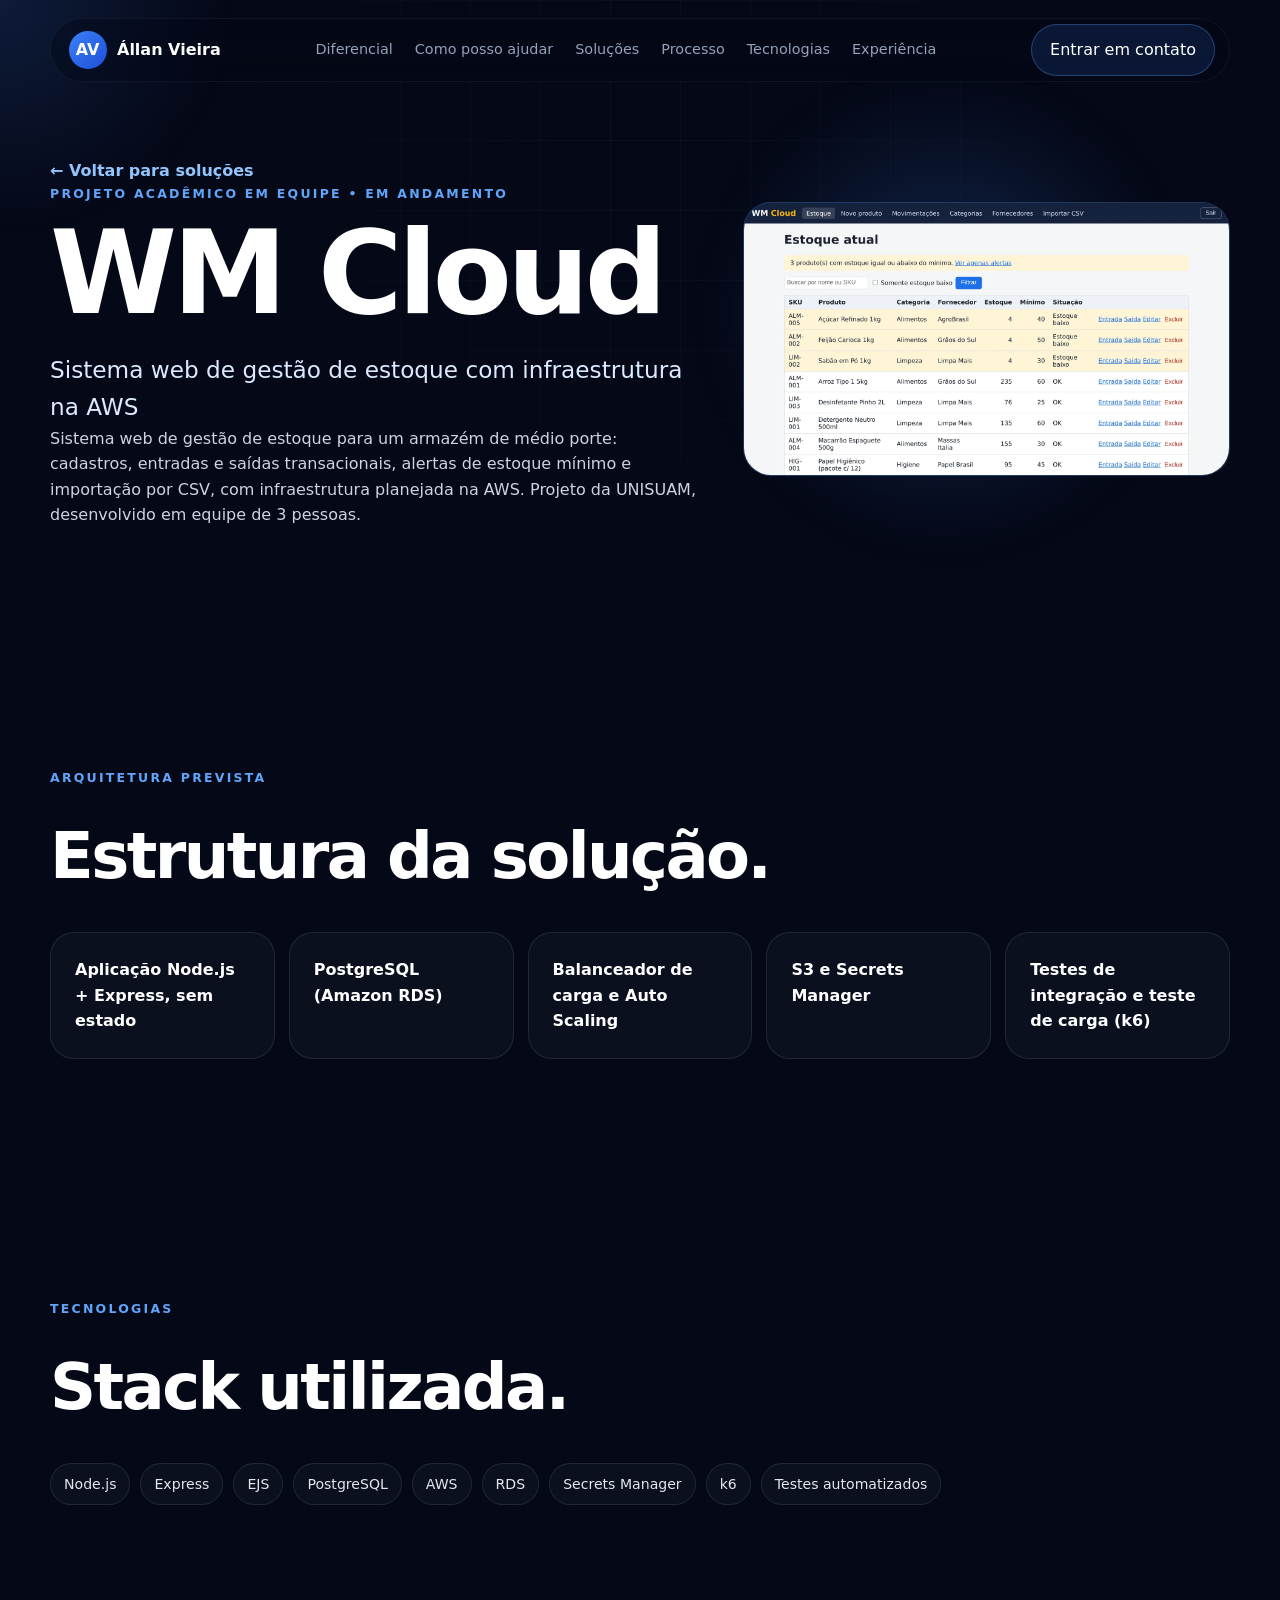
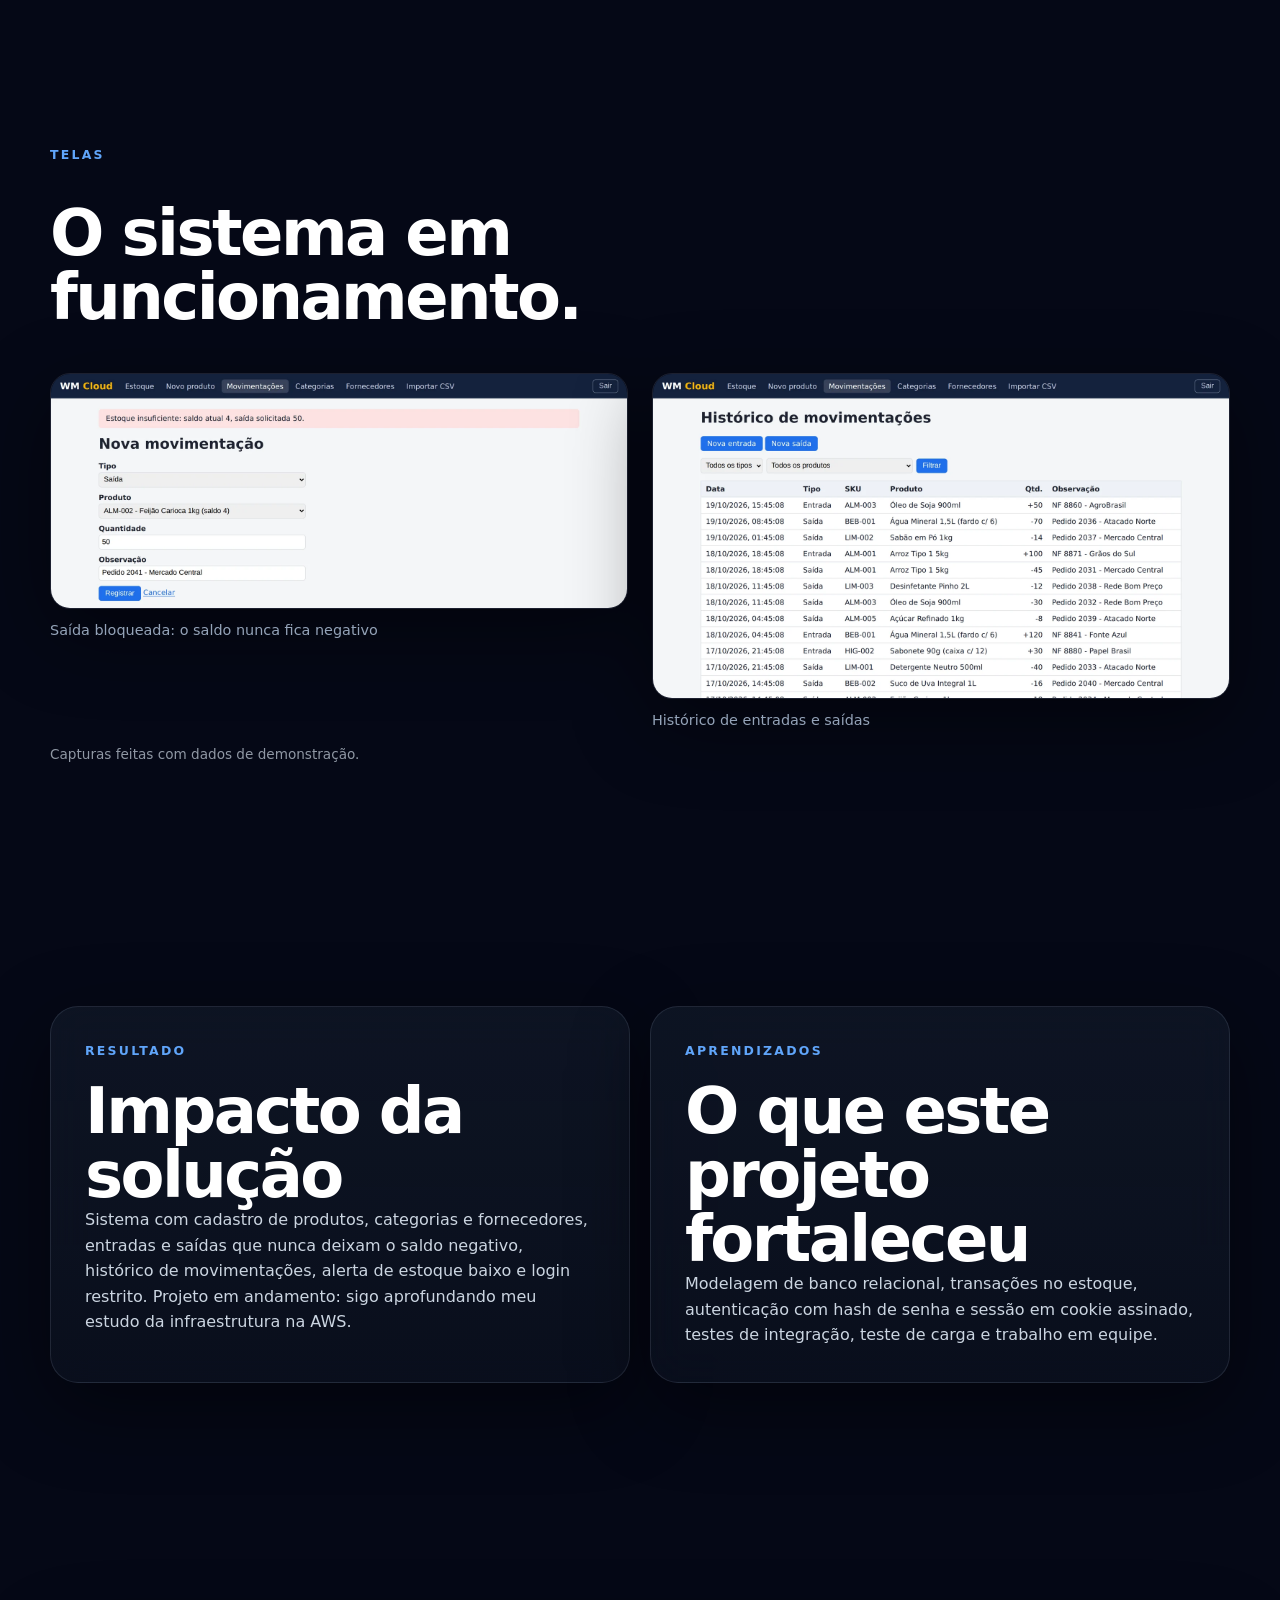
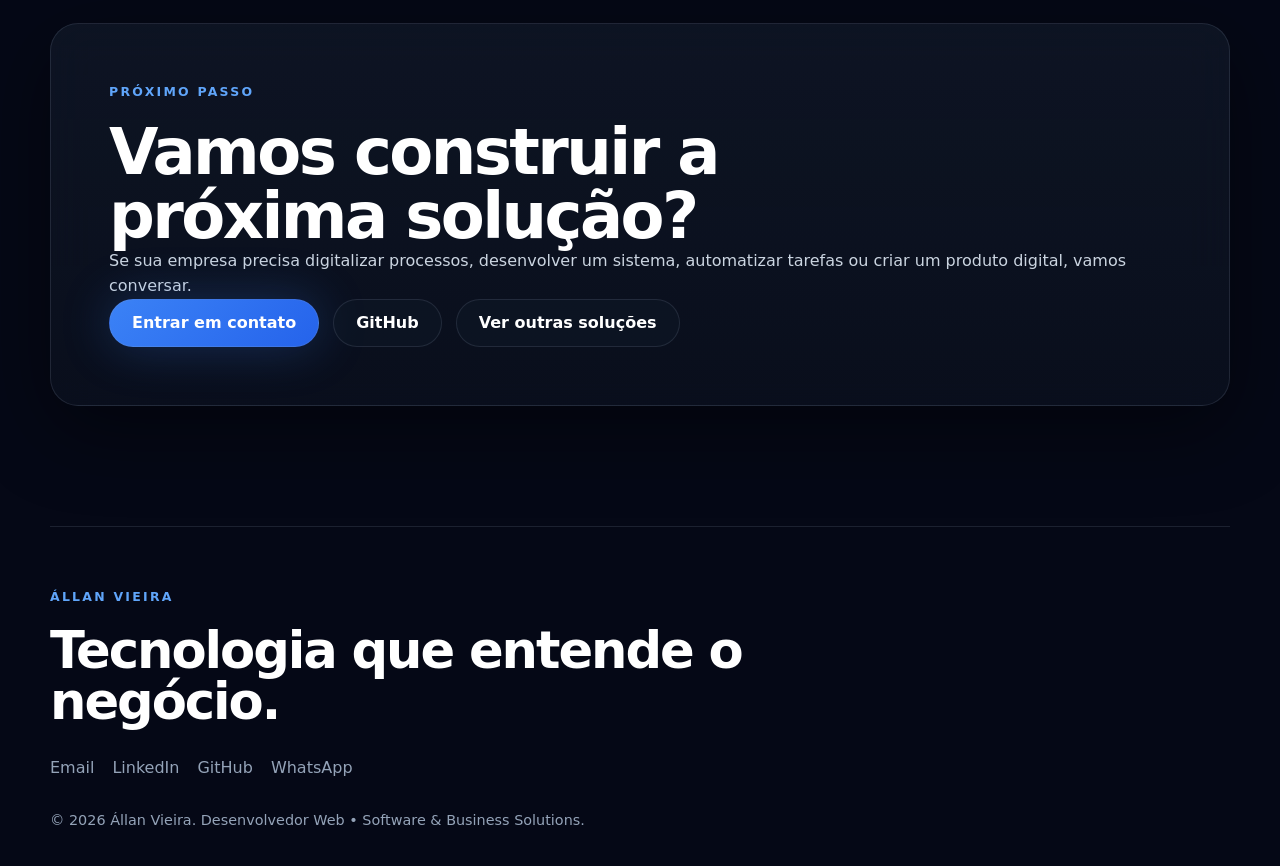
<file: cases/wm-cloud.html>
<!doctype html><html lang="pt-BR"><head><meta charset="utf-8"><meta name="viewport" content="width=device-width, initial-scale=1"><title>WM Cloud | Estudo de caso — Állan Vieira</title><meta name="description" content="Estudo de caso do WM Cloud: sistema web de gestão de estoque em Node.js, Express e PostgreSQL, com infraestrutura na AWS, testes de integração e teste de carga. Projeto acadêmico em equipe."><meta name="author" content="Állan Vieira"><meta name="robots" content="index,follow,max-image-preview:large"><meta name="theme-color" content="#050816"><link rel="canonical" href="https://allanvieira.com/cases/wm-cloud.html"><meta property="og:type" content="article"><meta property="og:site_name" content="Állan Vieira"><meta property="og:locale" content="pt_BR"><meta property="og:title" content="WM Cloud | Estudo de caso — Állan Vieira"><meta property="og:description" content="Estudo de caso do WM Cloud: sistema web de gestão de estoque em Node.js, Express e PostgreSQL, com infraestrutura na AWS, testes de integração e teste de carga. Projeto acadêmico em equipe."><meta property="og:url" content="https://allanvieira.com/cases/wm-cloud.html"><meta property="og:image" content="https://allanvieira.com/assets/og-image.png"><meta property="og:image:width" content="1200"><meta property="og:image:height" content="630"><meta property="og:image:alt" content="Állan Vieira — Tecnologia que entende o negócio"><meta name="twitter:card" content="summary_large_image"><meta name="twitter:title" content="WM Cloud | Estudo de caso — Állan Vieira"><meta name="twitter:description" content="Estudo de caso do WM Cloud: sistema web de gestão de estoque em Node.js, Express e PostgreSQL, com infraestrutura na AWS, testes de integração e teste de carga. Projeto acadêmico em equipe."><meta name="twitter:image" content="https://allanvieira.com/assets/og-image.png"><link rel="icon" href="../assets/favicon.svg" type="image/svg+xml"><script type="application/ld+json">{"@context":"https://schema.org","@graph":[{"@type":"BreadcrumbList","itemListElement":[{"@type":"ListItem","position":1,"name":"Início","item":"https://allanvieira.com/"},{"@type":"ListItem","position":2,"name":"WM Cloud","item":"https://allanvieira.com/cases/wm-cloud.html"}]},{"@type":"WebPage","@id":"https://allanvieira.com/cases/wm-cloud.html","url":"https://allanvieira.com/cases/wm-cloud.html","name":"WM Cloud | Estudo de caso — Állan Vieira","description":"Estudo de caso do WM Cloud: sistema web de gestão de estoque em Node.js, Express e PostgreSQL, com infraestrutura na AWS, testes de integração e teste de carga. Projeto acadêmico em equipe.","inLanguage":"pt-BR","author":{"@id":"https://allanvieira.com/#person"},"isPartOf":{"@id":"https://allanvieira.com/#website"},"primaryImageOfPage":"https://allanvieira.com/assets/og-image.png"}]}</script><link rel="stylesheet" href="../assets/css/styles.css"></head><body><div class="cursor-glow" data-cursor-glow></div><header class="site-header" data-header><a class="brand" href="../index.html#home"><span class="brand-mark">AV</span><span class="brand-text">Állan Vieira</span></a><nav class="desktop-nav"><a href="../index.html#diferencial">Diferencial</a><a href="../index.html#ajuda">Como posso ajudar</a><a href="../index.html#solucoes">Soluções</a><a href="../index.html#processo">Processo</a><a href="../index.html#tecnologias">Tecnologias</a><a href="../index.html#experiencia">Experiência</a></nav><a class="nav-cta" href="../index.html#contato">Entrar em contato</a><button class="menu-button" data-menu-button aria-label="Abrir menu"><span></span><span></span><span></span></button></header><div class="mobile-menu" data-mobile-menu><a href="../index.html#diferencial">Diferencial</a><a href="../index.html#ajuda">Como posso ajudar</a><a href="../index.html#solucoes">Soluções</a><a href="../index.html#processo">Processo</a><a href="../index.html#tecnologias">Tecnologias</a><a href="../index.html#experiencia">Experiência</a><a href="../index.html#contato">Contato</a></div><main><section class="case-hero section"><div class="hero-bg"><span class="orb orb-one"></span><span class="grid-lines"></span></div><div class="case-title reveal"><a class="text-link" href="../index.html#solucoes">← Voltar para soluções</a><p class="eyebrow">Projeto acadêmico em equipe • Em andamento</p><h1>WM Cloud</h1><p class="hero-lead">Sistema web de gestão de estoque com infraestrutura na AWS</p><p>Sistema web de gestão de estoque para um armazém de médio porte: cadastros, entradas e saídas transacionais, alertas de estoque mínimo e importação por CSV, com infraestrutura planejada na AWS. Projeto da UNISUAM, desenvolvido em equipe de 3 pessoas.</p></div><div class="solution-visual shot-visual reveal"><img src="../assets/screenshots/wm-cloud/estoque-atual.webp" alt="Tela de estoque atual do WM Cloud, com alerta de estoque baixo" width="1600" height="900"></div></section><section class="section"><div class="section-heading reveal"><p class="eyebrow">Arquitetura prevista</p><h2>Estrutura da solução.</h2></div><ol class="architecture-list reveal"><li>Aplicação Node.js + Express, sem estado</li><li>PostgreSQL (Amazon RDS)</li><li>Balanceador de carga e Auto Scaling</li><li>S3 e Secrets Manager</li><li>Testes de integração e teste de carga (k6)</li></ol></section><section class="section"><div class="section-heading reveal"><p class="eyebrow">Tecnologias</p><h2>Stack utilizada.</h2></div><div class="study-cloud reveal"><span>Node.js</span><span>Express</span><span>EJS</span><span>PostgreSQL</span><span>AWS</span><span>RDS</span><span>Secrets Manager</span><span>k6</span><span>Testes automatizados</span></div></section><section class="section"><div class="section-heading reveal"><p class="eyebrow">Telas</p><h2>O sistema em funcionamento.</h2></div><div class="shots reveal"><figure><img src="../assets/screenshots/wm-cloud/saida-bloqueada.webp" alt="Formulário de nova saída do WM Cloud com mensagem de erro: estoque insuficiente, saldo atual 4, saída solicitada 50" width="1600" height="650" loading="lazy"><figcaption>Saída bloqueada: o saldo nunca fica negativo</figcaption></figure><figure><img src="../assets/screenshots/wm-cloud/historico.webp" alt="Histórico de movimentações do WM Cloud com data, tipo, SKU, produto, quantidade e observação de nota fiscal ou pedido" width="1600" height="900" loading="lazy"><figcaption>Histórico de entradas e saídas</figcaption></figure></div><p class="shots-note">Capturas feitas com dados de demonstração.</p></section><section class="section case-grid"><article class="case-block reveal"><p class="eyebrow">Resultado</p><h2>Impacto da solução</h2><p>Sistema com cadastro de produtos, categorias e fornecedores, entradas e saídas que nunca deixam o saldo negativo, histórico de movimentações, alerta de estoque baixo e login restrito. Projeto em andamento: sigo aprofundando meu estudo da infraestrutura na AWS.</p></article><article class="case-block reveal"><p class="eyebrow">Aprendizados</p><h2>O que este projeto fortaleceu</h2><p>Modelagem de banco relacional, transações no estoque, autenticação com hash de senha e sessão em cookie assinado, testes de integração, teste de carga e trabalho em equipe.</p></article></section><section class="section contact"><div class="contact-card reveal"><p class="eyebrow">Próximo passo</p><h2>Vamos construir a próxima solução?</h2><p>Se sua empresa precisa digitalizar processos, desenvolver um sistema, automatizar tarefas ou criar um produto digital, vamos conversar.</p><div class="hero-actions"><a class="button primary" href="mailto:allan@allanvieira.com">Entrar em contato</a><a class="button secondary" href="https://github.com/VieiraAllan/" target="_blank" rel="noreferrer">GitHub</a><a class="button secondary" href="../index.html#solucoes">Ver outras soluções</a></div></div></section></main><footer class="footer"><div><p class="eyebrow">Állan Vieira</p><h2>Tecnologia que entende o negócio.</h2></div><div class="footer-links"><a href="mailto:allan@allanvieira.com">Email</a><a href="https://www.linkedin.com/in/allanrvieira" target="_blank" rel="noreferrer">LinkedIn</a><a href="https://github.com/VieiraAllan/" target="_blank" rel="noreferrer">GitHub</a><a href="https://wa.me/5521992278409" target="_blank" rel="noreferrer">WhatsApp</a></div><p class="copyright">© <span data-year></span> Állan Vieira. Desenvolvedor Web • Software & Business Solutions.</p></footer><script src="../assets/js/main.js"></script></body></html>
</file>
<file: assets/css/styles.css>
:root{--bg:#050816;--card:#101827;--white:#fff;--muted:#94A3B8;--text:#CBD5E1;--blue:#3B82F6;--glow:#60A5FA;--border:rgba(148,163,184,.16);--shadow:0 24px 80px rgba(0,0,0,.45);--radius:28px;--max:1180px}*{box-sizing:border-box}html{scroll-behavior:smooth}body{margin:0;background:var(--bg);color:var(--text);font-family:Inter,ui-sans-serif,system-ui,-apple-system,BlinkMacSystemFont,"Segoe UI",sans-serif;line-height:1.6;overflow-x:hidden}a{text-decoration:none;color:inherit}p,h1,h2,h3{margin:0}p{color:var(--text)}h1,h2,h3{color:var(--white);letter-spacing:-.04em}h1{font-size:clamp(3.5rem,9vw,7.8rem);line-height:.9;max-width:950px}h2{font-size:clamp(2.2rem,5vw,4.6rem);line-height:1;max-width:900px}h3{font-size:1.25rem}.noise{position:fixed;inset:0;pointer-events:none;z-index:50;opacity:.05}.cursor-glow{position:fixed;width:540px;height:540px;border-radius:50%;background:radial-gradient(circle,rgba(59,130,246,.16),transparent 62%);pointer-events:none;transform:translate(-50%,-50%);z-index:0}.site-header{position:fixed;top:18px;left:50%;transform:translateX(-50%);z-index:40;width:min(calc(100% - 32px),1180px);height:64px;display:flex;align-items:center;justify-content:space-between;padding:0 14px 0 18px;border:1px solid rgba(148,163,184,.08);border-radius:999px;background:rgba(5,8,22,.34);backdrop-filter:blur(14px);transition:.35s}.site-header.scrolled{background:rgba(12,18,32,.78);border-color:var(--border);box-shadow:var(--shadow)}.brand{display:flex;align-items:center;gap:10px}.brand-mark{display:grid;place-items:center;width:38px;height:38px;border-radius:50%;background:linear-gradient(135deg,var(--blue),#1D4ED8);color:#fff;font-weight:800}.brand-text{font-weight:700;color:#fff}.desktop-nav{display:flex;gap:22px;font-size:.9rem;color:var(--muted)}.desktop-nav a:hover,.footer-links a:hover{color:#fff}.nav-cta{padding:12px 18px;border-radius:999px;background:rgba(59,130,246,.14);color:#fff;border:1px solid rgba(96,165,250,.3)}.menu-button{display:none;background:none;border:0;gap:5px;flex-direction:column}.menu-button span{display:block;width:24px;height:2px;background:#fff}.mobile-menu{display:none;position:fixed;top:92px;left:16px;right:16px;z-index:39;padding:20px;border-radius:24px;background:rgba(12,18,32,.94);border:1px solid var(--border);backdrop-filter:blur(20px)}.mobile-menu.open{display:grid;gap:14px}.section{position:relative;z-index:1;width:min(calc(100% - 36px),var(--max));margin:0 auto;padding:120px 0}.hero{min-height:100vh;display:grid;grid-template-columns:1.1fr .75fr;align-items:center;gap:52px;padding-top:150px}.hero-bg{position:absolute;inset:0;z-index:-1;overflow:hidden}.orb{position:absolute;border-radius:50%;filter:blur(25px);opacity:.7}.orb-one{width:520px;height:520px;background:radial-gradient(circle,rgba(59,130,246,.36),transparent 65%);top:8%;right:2%}.orb-two{width:420px;height:420px;background:radial-gradient(circle,rgba(34,197,94,.13),transparent 65%);bottom:2%;left:-8%}.grid-lines{position:absolute;inset:0;background-image:linear-gradient(rgba(148,163,184,.06) 1px,transparent 1px),linear-gradient(90deg,rgba(148,163,184,.06) 1px,transparent 1px);background-size:70px 70px;mask-image:radial-gradient(circle at 50% 20%,black,transparent 70%)}.flow-line{position:absolute;height:1px;background:linear-gradient(90deg,transparent,var(--glow),transparent);opacity:.45;animation:slide 8s linear infinite}.flow-a{top:34%;left:5%;width:70%}.flow-b{bottom:28%;right:0;width:55%;animation-delay:-3s}@keyframes slide{0%{transform:translateX(-20%)}100%{transform:translateX(20%)}}.eyebrow{text-transform:uppercase;letter-spacing:.18em;color:var(--glow);font-size:.78rem;font-weight:800;margin-bottom:18px}.hero-lead{font-size:clamp(1.15rem,2vw,1.45rem);max-width:760px;margin-top:26px;color:#dbeafe}.role-stack{display:flex;flex-wrap:wrap;gap:12px;margin:30px 0}.role-stack span,.badges span,.study-cloud span{padding:9px 13px;border:1px solid var(--border);border-radius:999px;background:rgba(16,24,39,.58);color:#e2e8f0;font-size:.88rem}.button{display:inline-flex;align-items:center;justify-content:center;min-height:48px;padding:0 22px;border-radius:999px;font-weight:700;border:1px solid var(--border);transition:.25s}.button.primary{background:linear-gradient(135deg,var(--blue),#2563EB);color:#fff;box-shadow:0 0 50px rgba(59,130,246,.26)}.button.secondary{background:rgba(16,24,39,.55);color:#fff}.hero-actions{display:flex;flex-wrap:wrap;gap:14px}.button:hover,.services-grid article:hover,.solution-card:hover,.case-block:hover{transform:translateY(-3px);border-color:rgba(96,165,250,.42)}.hero-panel,.contact-card,.case-block,.tech-grid article,.decision-grid article,.cards-five article,.timeline article{background:linear-gradient(180deg,rgba(16,24,39,.78),rgba(12,18,32,.68));border:1px solid var(--border);border-radius:var(--radius);box-shadow:var(--shadow);backdrop-filter:blur(20px)}.hero-panel{padding:28px;min-height:410px}.panel-topline{height:3px;width:80%;background:linear-gradient(90deg,var(--blue),transparent);border-radius:999px;margin-bottom:26px}.metric-row{display:flex;justify-content:space-between;align-items:center;margin-bottom:24px}.metric-row strong{color:#fff;font-size:1.35rem}.mini-chart{height:130px;display:flex;align-items:end;gap:12px;border-bottom:1px solid var(--border);padding-bottom:10px}.mini-chart span{flex:1;border-radius:12px 12px 0 0;background:linear-gradient(180deg,var(--glow),rgba(59,130,246,.15))}.pipeline{display:flex;align-items:center;gap:10px;margin:26px 0;color:#fff}.pipeline i{height:1px;flex:1;background:linear-gradient(90deg,var(--blue),transparent)}.dashboard-grid{display:grid;grid-template-columns:repeat(2,1fr);gap:12px}.dashboard-grid div{padding:16px;border:1px solid var(--border);border-radius:18px;background:rgba(255,255,255,.03)}.dashboard-grid strong{display:block;color:#fff}.dashboard-grid small{color:var(--muted)}.scroll-indicator{position:absolute;bottom:38px;left:0;display:flex;align-items:center;color:var(--muted)}.scroll-indicator span{width:18px;height:30px;border:1px solid var(--border);border-radius:999px;position:relative}.scroll-indicator span:after{content:"";position:absolute;top:7px;left:50%;width:3px;height:6px;border-radius:999px;background:var(--glow);transform:translateX(-50%);animation:wheel 1.4s infinite}@keyframes wheel{0%{opacity:0;transform:translate(-50%,0)}40%{opacity:1}100%{opacity:0;transform:translate(-50%,9px)}}.section-heading{display:grid;gap:18px;margin-bottom:44px}.section-heading p:not(.eyebrow){max-width:720px;color:var(--muted);font-size:1.1rem}.difference-grid{display:grid;grid-template-columns:repeat(3,1fr);gap:18px}.difference-grid p,.services-grid article,.results-grid article{padding:28px;border-radius:24px;background:rgba(16,24,39,.58);border:1px solid var(--border)}.difference-grid p{font-size:1.18rem;color:#e2e8f0}.services-grid{display:grid;grid-template-columns:repeat(4,1fr);gap:14px}.services-grid article,.results-grid article{color:#fff;font-weight:700;transition:.25s}.solutions-list{display:grid;gap:36px}.solution-card{display:grid;grid-template-columns:.9fr 1fr;gap:40px;align-items:center;padding:28px;border-radius:32px;background:rgba(16,24,39,.58);border:1px solid var(--border);transition:.3s}.solution-card.reverse{grid-template-columns:1fr .9fr}.solution-card.reverse .solution-visual{order:2}.solution-card h3{font-size:clamp(2rem,4vw,3.4rem);margin-bottom:15px}.badges{display:flex;flex-wrap:wrap;gap:8px;margin:22px 0}.text-link{display:inline-flex;margin-top:8px;color:#93c5fd;font-weight:800}.solution-visual{position:relative;min-height:320px;border-radius:28px;background:linear-gradient(135deg,rgba(59,130,246,.18),rgba(16,24,39,.9));border:1px solid rgba(96,165,250,.22);overflow:hidden}.solution-visual:before{content:"";position:absolute;inset:22px;border-radius:20px;border:1px solid var(--border);background:rgba(5,8,22,.48)}.dashboard-visual span,.landing-visual span,.mobile-visual span{position:absolute;z-index:2;border-radius:14px;background:rgba(96,165,250,.22);border:1px solid rgba(96,165,250,.32)}.dashboard-visual span:nth-child(1){left:42px;top:50px;width:38%;height:64px}.dashboard-visual span:nth-child(2){right:44px;top:50px;width:33%;height:64px}.dashboard-visual span:nth-child(3){left:42px;right:44px;bottom:48px;height:130px}.mobile-visual:before{inset:28px 34%;border-radius:32px}.mobile-visual span:nth-child(1){left:38%;right:38%;top:64px;height:44px}.mobile-visual span:nth-child(2){left:38%;right:38%;top:126px;height:74px}.mobile-visual span:nth-child(3){left:38%;right:38%;bottom:64px;height:54px}.landing-visual span:nth-child(1){left:42px;right:42px;top:54px;height:86px}.landing-visual span:nth-child(2){left:42px;bottom:54px;width:38%;height:95px}.landing-visual span:nth-child(3){right:42px;bottom:54px;width:38%;height:95px}.cards-five{display:grid;grid-template-columns:repeat(5,1fr);gap:14px}.cards-five article,.decision-grid article,.tech-grid article,.timeline article{padding:24px}.cards-five h3,.decision-grid h3,.tech-grid h3{margin-bottom:10px}.process-line{display:grid;grid-template-columns:repeat(6,1fr);gap:14px}.process-line article{position:relative;padding:22px;border-radius:24px;background:rgba(16,24,39,.5);border:1px solid var(--border)}.process-line span{display:block;color:var(--glow);font-weight:900;margin-bottom:18px}.decision-grid,.tech-grid{display:grid;grid-template-columns:repeat(4,1fr);gap:16px}.timeline{display:grid;gap:18px}.timeline article span{color:var(--glow);font-weight:800}.timeline h3{margin:8px 0}.study-cloud{display:flex;flex-wrap:wrap;gap:10px}.results-grid{display:grid;grid-template-columns:repeat(3,1fr);gap:14px}.contact-card{padding:58px;position:relative;overflow:hidden}.footer{width:min(calc(100% - 36px),var(--max));margin:0 auto;padding:60px 0 34px;border-top:1px solid var(--border);display:grid;gap:28px}.footer h2{font-size:clamp(2rem,4vw,3.5rem)}.footer-links{display:flex;gap:18px;flex-wrap:wrap;color:var(--muted)}.copyright{font-size:.9rem;color:var(--muted)}.case-hero{min-height:72vh;display:grid;grid-template-columns:1fr .75fr;gap:44px;align-items:center;padding-top:150px}.case-title h1{margin:12px 0}.case-grid{display:grid;grid-template-columns:repeat(2,1fr);gap:20px}.case-block{padding:34px}.architecture-list{list-style:none;padding:0;margin:0;display:grid;grid-template-columns:repeat(5,1fr);gap:14px}.architecture-list li{padding:24px;border-radius:24px;border:1px solid var(--border);background:rgba(16,24,39,.58);color:#fff;font-weight:800}.reveal{opacity:0;transform:translateY(28px);transition:opacity .75s ease,transform .75s ease}.reveal.visible{opacity:1;transform:translateY(0)}@media(max-width:980px){.desktop-nav,.nav-cta{display:none}.menu-button{display:flex}.hero,.case-hero,.solution-card,.solution-card.reverse{grid-template-columns:1fr}.solution-card.reverse .solution-visual{order:0}.difference-grid,.services-grid,.cards-five,.decision-grid,.tech-grid,.results-grid,.case-grid{grid-template-columns:1fr 1fr}.process-line,.architecture-list{grid-template-columns:1fr 1fr}.hero-panel{min-height:340px}.section{padding:86px 0}}@media(max-width:640px){h1{font-size:3.35rem}.section{width:min(calc(100% - 28px),var(--max));padding:72px 0}.site-header{top:12px;width:calc(100% - 24px)}.brand-text{display:none}.hero{padding-top:130px}.difference-grid,.services-grid,.cards-five,.decision-grid,.tech-grid,.results-grid,.case-grid,.process-line,.architecture-list{grid-template-columns:1fr}.contact-card{padding:30px}.solution-card{padding:18px}.solution-visual{min-height:250px}.footer-links{display:grid}.cursor-glow{display:none}}
.shots{display:grid;gap:24px;grid-template-columns:repeat(auto-fit,minmax(min(100%,420px),1fr))}.shots figure{margin:0}.shots img{width:100%;height:auto;border-radius:20px;border:1px solid var(--border);box-shadow:var(--shadow);display:block}.shots figcaption{margin-top:10px;color:var(--muted);font-size:.9rem}
.shot-visual{display:block}.shot-visual img{width:100%;height:100%;min-height:inherit;object-fit:cover;object-position:left top;display:block}
.shot-visual:before{display:none}
.shots.phones{grid-template-columns:repeat(auto-fit,minmax(min(100%,220px),260px));justify-content:center}
.shots.duo{grid-template-columns:minmax(0,2.2fr) minmax(0,1fr);align-items:start}@media(max-width:760px){.shots.duo{grid-template-columns:1fr}.shots.duo figure:last-child{max-width:260px}}

.shots-note{margin:.75rem 0 0;font-size:.85rem;opacity:.7}
.case-hero .shot-visual{min-height:0;display:flex;align-items:center}.case-hero .shot-visual img{width:100%;height:auto;object-fit:contain;display:block}
</file>
